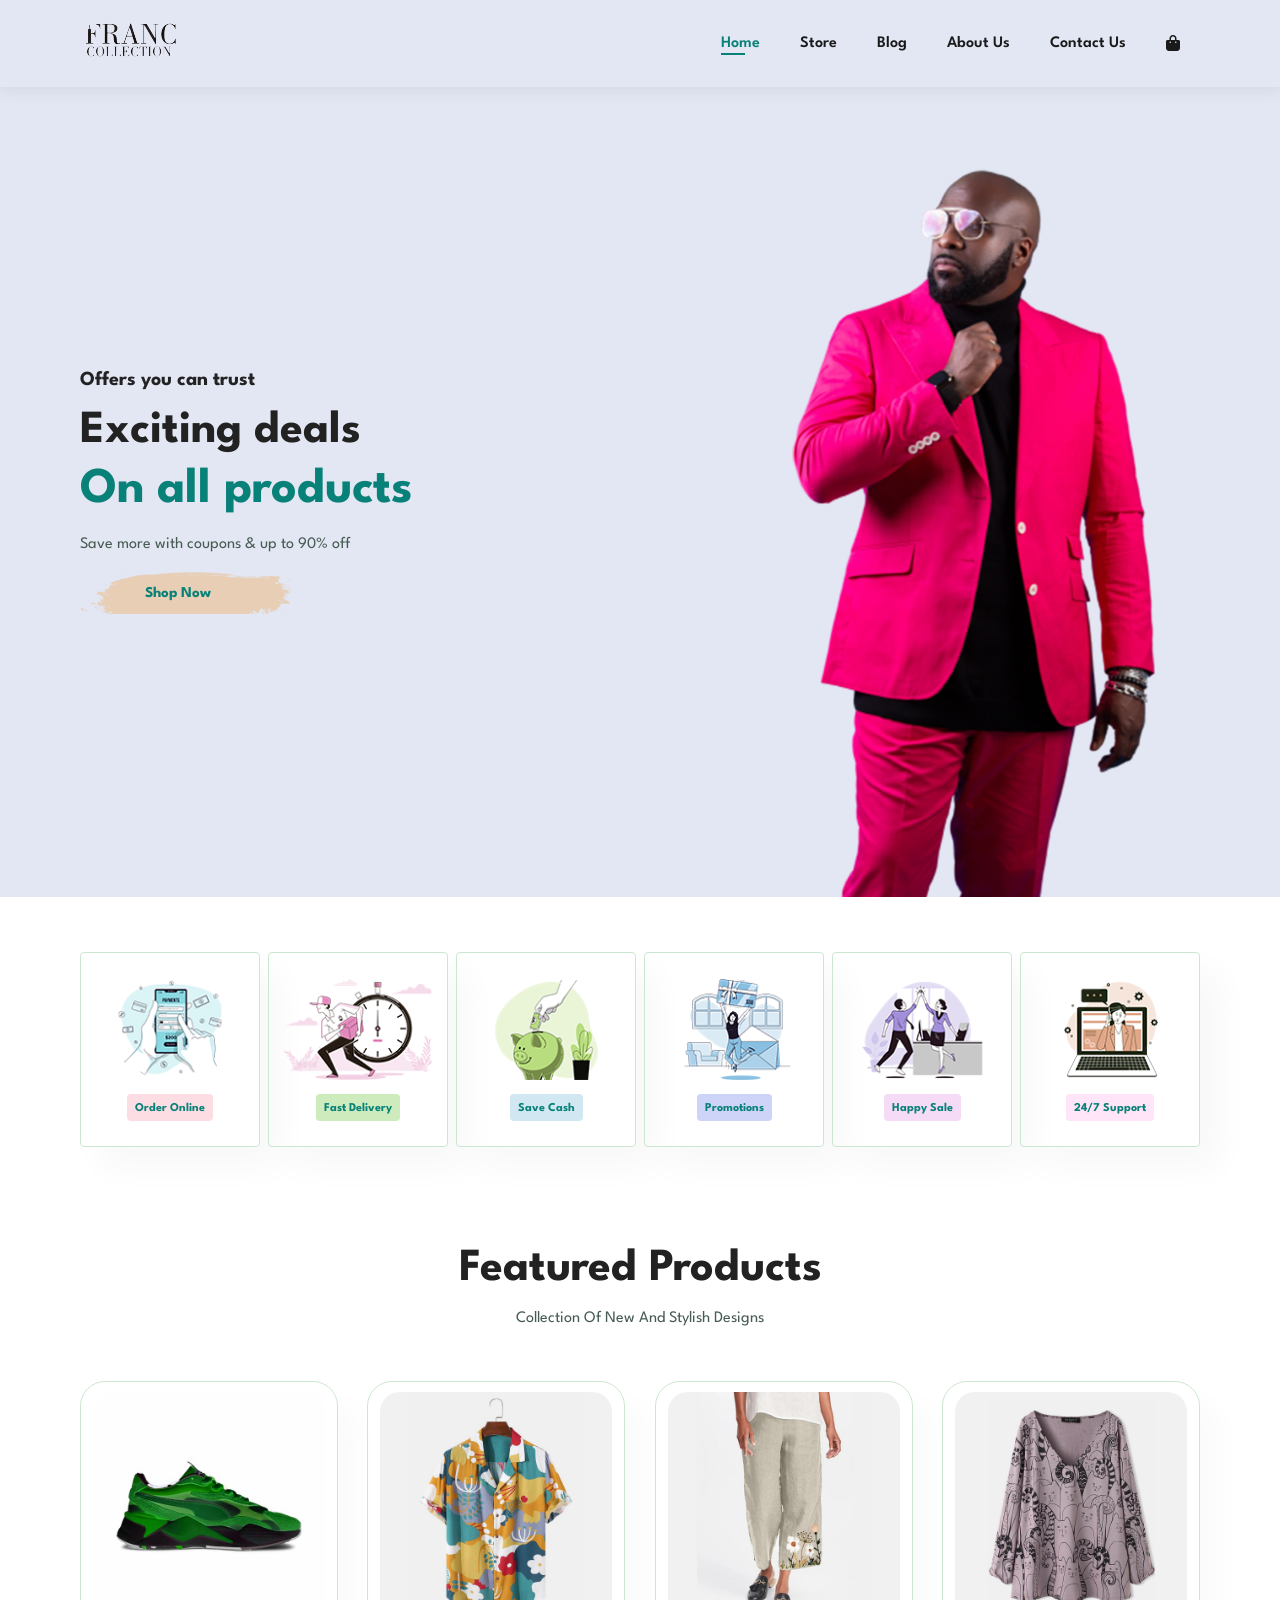
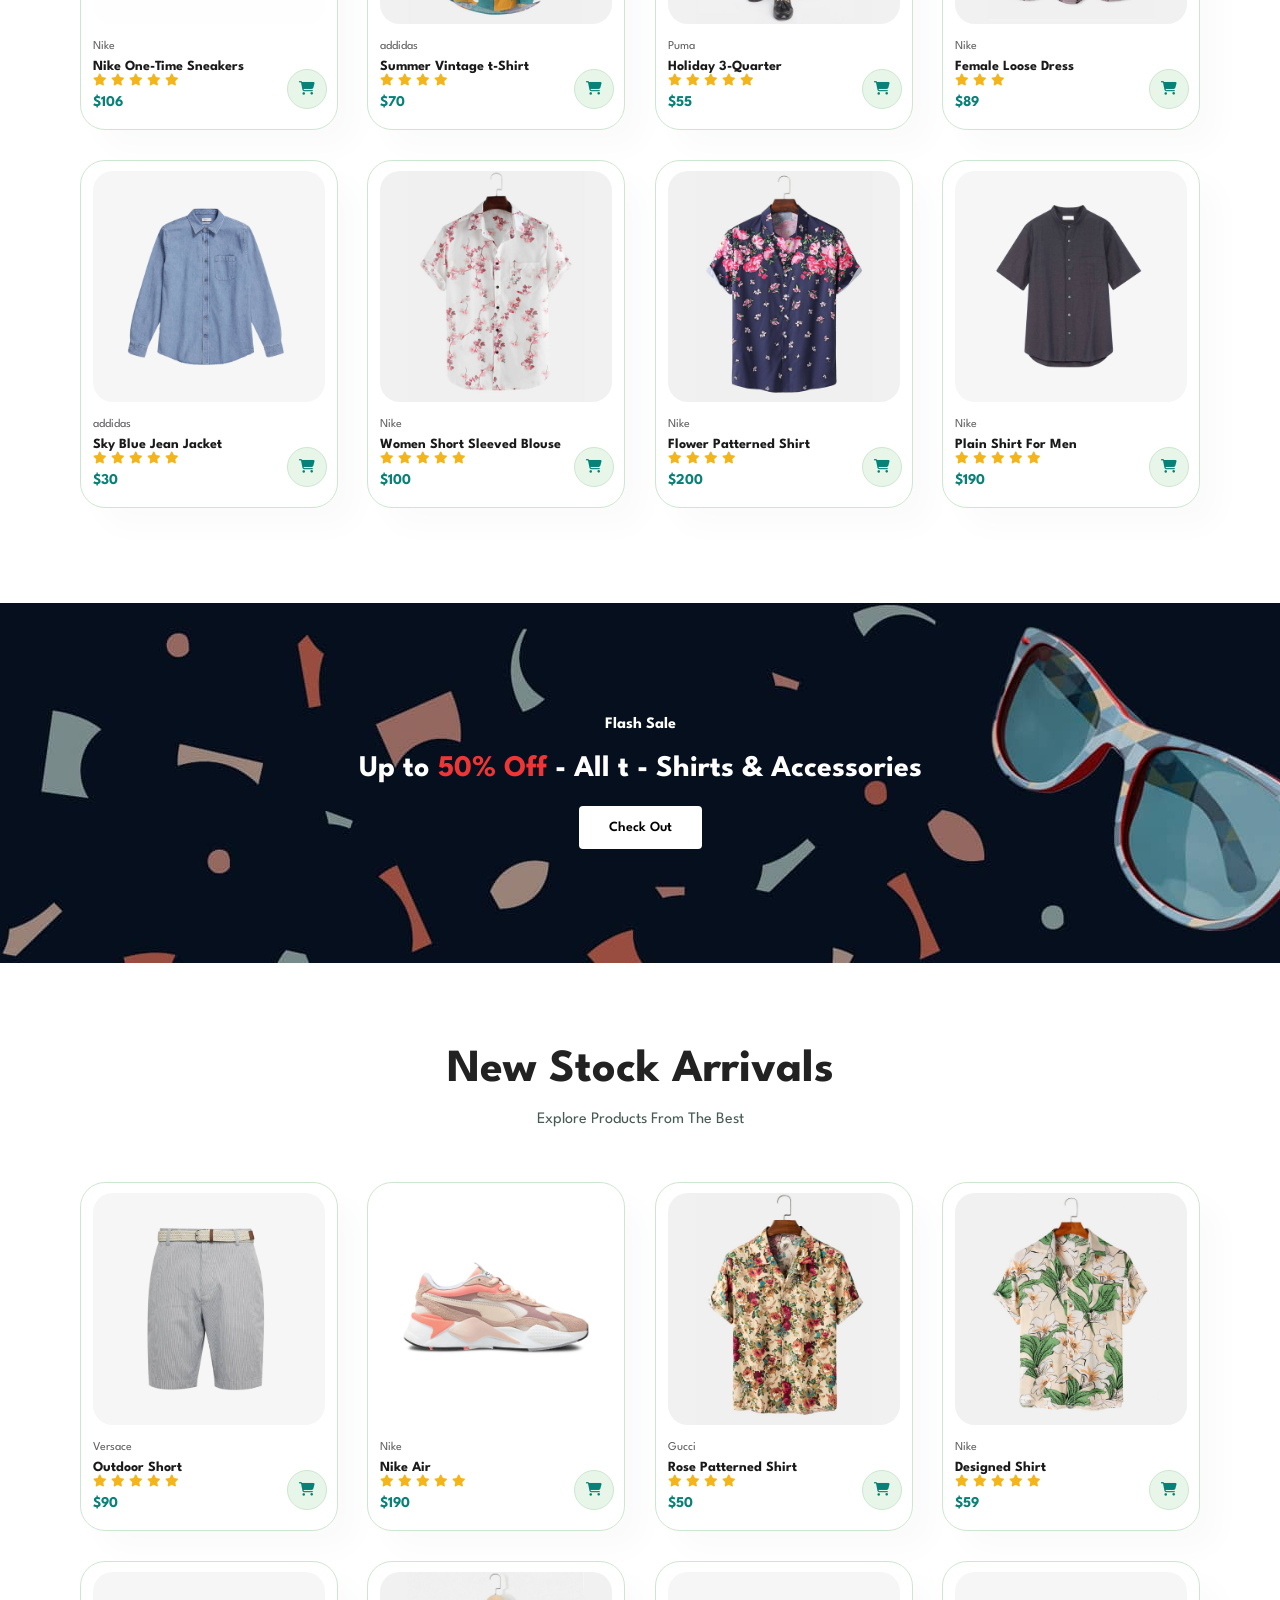
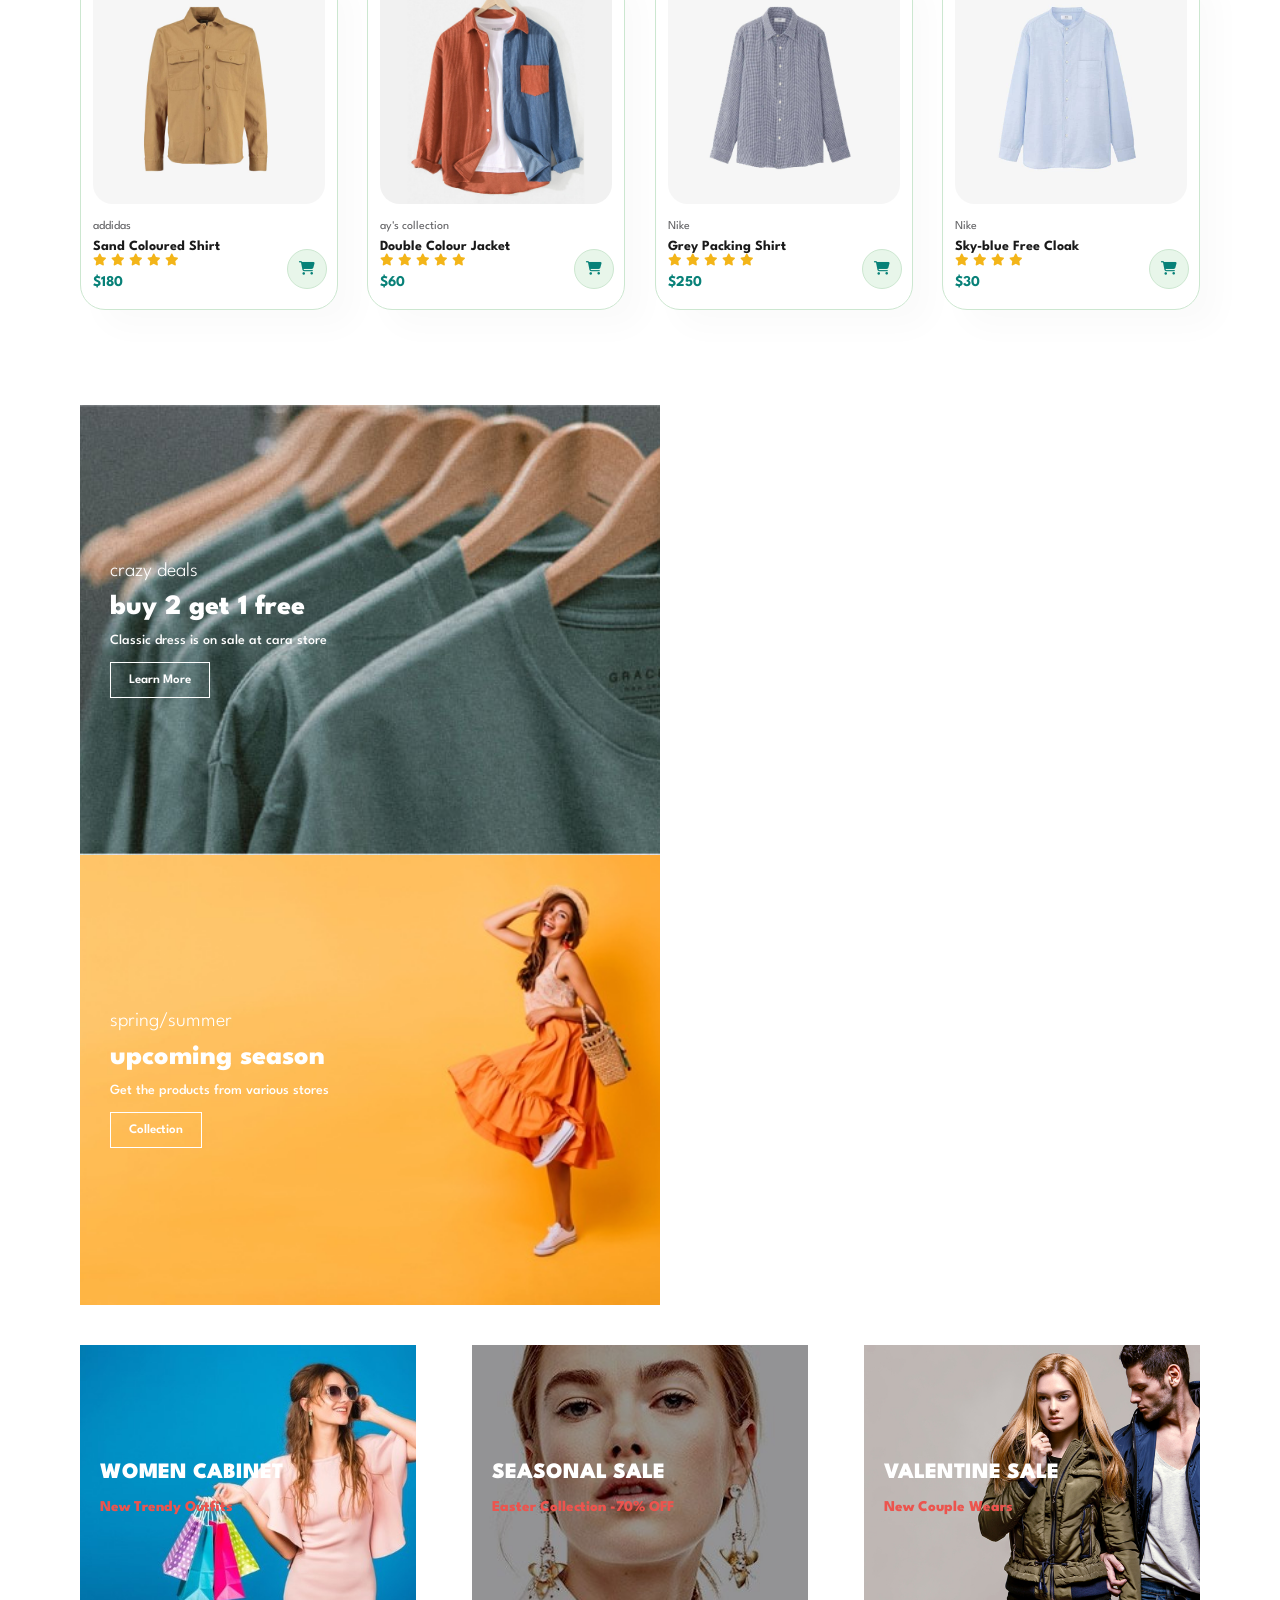
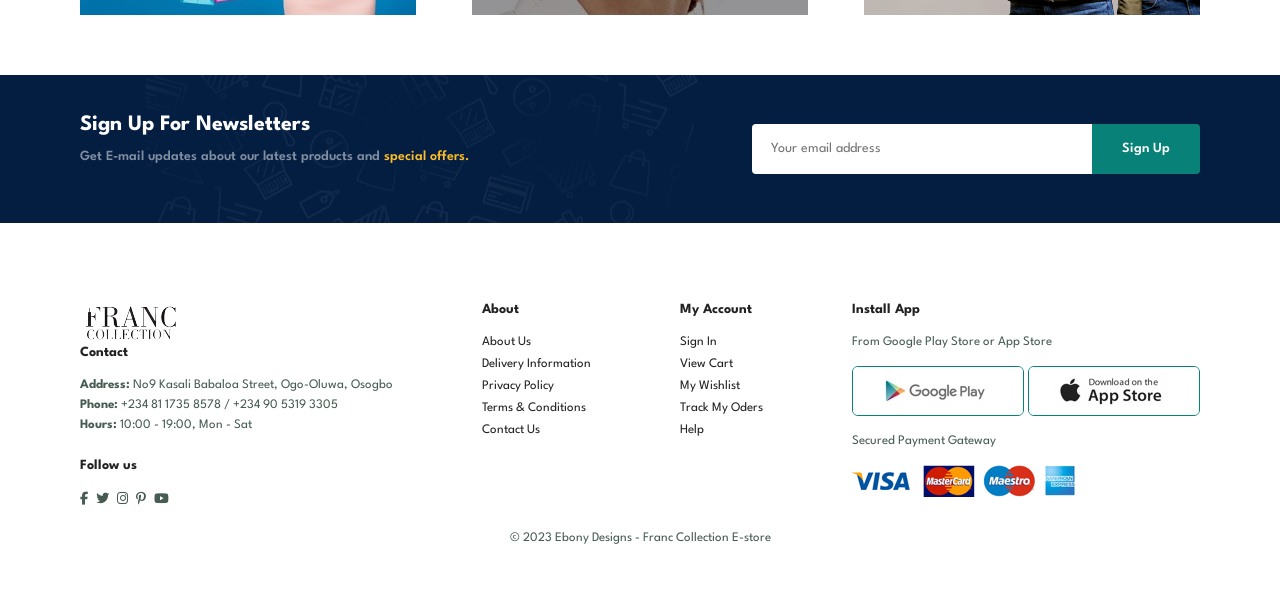
<file: index.html>
<!DOCTYPE html>
<html lang="en">
<head>
    <meta charset="UTF-8">
    <meta http-equiv="X-UA-Compatible" content="IE=edge">
    <meta name="viewport" content="width=device-width, initial-scale=1.0">
    <title>Franc Collection | Fashion & Lifestyle Store</title>
    <meta name="description" content="Shop trending sneakers, streetwear and accessories at Franc Collection. Exciting deals with up to 90% off.">
    <link rel="icon" type="image/png" href="img/franc.png">
    <link rel="stylesheet" href="https://cdnjs.cloudflare.com/ajax/libs/font-awesome/6.4.0/css/all.min.css" integrity="sha512-iecdLmaskl7CVkqkXNQ/ZH/XLlvWZOJyj7Yy7tcenmpD1ypASozpmT/E0iPtmFIB46ZmdtAc9eNBvH0H/ZpiBw==" crossorigin="anonymous" referrerpolicy="no-referrer">
    <link rel="stylesheet" href="style.css">
   
</head>
<body>

    <section id="header">
        <a href="index.html"><img src="img/franc.png" class="logos" alt="Franc Collection"></a>

        <div>
            <ul id="navbar">
                <li><a class="active" href="index.html">Home</a></li>
                <li><a href="store.html">Store</a></li>
                <li><a href="blog.html">Blog</a></li>
                <li><a href="about.html">About Us</a></li>
                <li><a href="contact.html">Contact Us</a></li>
                <li id="lg-bag"><a href="cart.html" aria-label="View cart"><i class="fa-solid fa-shopping-bag" aria-hidden="true"></i><span class="cart-count">0</span></a></li>
                <button type="button" id="close" class="icon-btn" aria-label="Close menu"><i class="fas fa-times" aria-hidden="true"></i></button>
            </ul>
        </div>
        <div id="mobile">
            <a href="cart.html" aria-label="View cart"><i class="fa-solid fa-shopping-bag" aria-hidden="true"></i><span class="cart-count">0</span></a>
            <button type="button" id="bar" class="icon-btn" aria-label="Open menu"><i class="fas fa-outdent" aria-hidden="true"></i></button>
        </div>
    </section>

    <section id="hero">
        <h4>Offers you can trust</h4>
        <h2>Exciting deals</h2>
        <h1>On all products</h1>
        <p>Save more with coupons & up to 90% off</p>
        <button type="button" data-nav="store.html">Shop Now</button>

    </section>

    <section id="feature" class="section-p1">
        <div class="fe-box">
            <img src="img/features/f1.png" alt="">
            <h6> Order Online</h6>
        </div>
        <div class="fe-box">
            <img src="img/features/f2.png" alt="">
            <h6>Fast Delivery</h6>
        </div>
        <div class="fe-box">
            <img src="img/features/f3.png" alt="">
            <h6>Save Cash</h6>
        </div>
        <div class="fe-box">
            <img src="img/features/f4.png" alt="">
            <h6>Promotions</h6>
        </div>
        <div class="fe-box">
            <img src="img/features/f5.png" alt="">
            <h6>Happy Sale</h6>
        </div>
        <div class="fe-box">
            <img src="img/features/f6.png" alt="">
            <h6>24/7 Support</h6>
        </div>
    </section>

    <section class="products section-p1">
        <h2>Featured Products</h2>
        <p>Collection Of New And Stylish Designs</p>
        <div class="pro-container">
            <div class="pro">
                <img src="img/products/s2.jpg" alt="">
                <div class="des">
                    <span>Nike</span>
                    <h5>Nike One-Time Sneakers</h5>
                    <div class="star">
                        <i class="fas fa-star"></i>
                        <i class="fas fa-star"></i>
                        <i class="fas fa-star"></i>
                        <i class="fas fa-star"></i>
                        <i class="fas fa-star"></i>
                    </div>
                    <h4>$106</h4>
                </div>
                <button type="button" class="cart" aria-label="Add to cart"><i class="fas fa-shopping-cart" aria-hidden="true"></i></button>
            </div>
            <div class="pro">
                <img src="img/products/f1.jpg" alt="">
                <div class="des">
                    <span>addidas</span>
                    <h5>Summer Vintage t-Shirt</h5>
                    <div class="star">
                        <i class="fas fa-star"></i>
                        <i class="fas fa-star"></i>
                        <i class="fas fa-star"></i>
                        <i class="fas fa-star"></i>
                      </div>
                    <h4>$70</h4>
                </div>
                <button type="button" class="cart" aria-label="Add to cart"><i class="fas fa-shopping-cart" aria-hidden="true"></i></button>
            </div>
            <div class="pro">
                <img src="img/products/f7.jpg" alt="">
                <div class="des">
                    <span>Puma</span>
                    <h5>Holiday 3-Quarter</h5>
                    <div class="star">
                        <i class="fas fa-star"></i>
                        <i class="fas fa-star"></i>
                        <i class="fas fa-star"></i>
                        <i class="fas fa-star"></i>
                        <i class="fas fa-star"></i>
                    </div>
                    <h4>$55</h4>
                </div>
                <button type="button" class="cart" aria-label="Add to cart"><i class="fas fa-shopping-cart" aria-hidden="true"></i></button>
            </div>
            <div class="pro">
                <img src="img/products/f8.jpg" alt="">
                <div class="des">
                    <span>Nike</span>
                    <h5>Female Loose Dress</h5>
                    <div class="star">
                        <i class="fas fa-star"></i>
                        <i class="fas fa-star"></i>
                        <i class="fas fa-star"></i>
                    </div>
                    <h4>$89</h4>
                </div>
                <button type="button" class="cart" aria-label="Add to cart"><i class="fas fa-shopping-cart" aria-hidden="true"></i></button>
            </div>
            <div class="pro">
                <img src="img/products/n5.jpg" alt="">
                <div class="des">
                    <span>addidas</span>
                    <h5>Sky Blue Jean Jacket</h5>
                    <div class="star">
                        <i class="fas fa-star"></i>
                        <i class="fas fa-star"></i>
                        <i class="fas fa-star"></i>
                        <i class="fas fa-star"></i>
                        <i class="fas fa-star"></i>
                    </div>
                    <h4>$30</h4>
                </div>
                <button type="button" class="cart" aria-label="Add to cart"><i class="fas fa-shopping-cart" aria-hidden="true"></i></button>
            </div>
            <div class="pro">
                <img src="img/products/f4.jpg" alt="">
                <div class="des">
                    <span>Nike</span>
                    <h5>Women Short Sleeved Blouse</h5>
                    <div class="star">
                        <i class="fas fa-star"></i>
                        <i class="fas fa-star"></i>
                        <i class="fas fa-star"></i>
                        <i class="fas fa-star"></i>
                        <i class="fas fa-star"></i>
                    </div>
                    <h4>$100</h4>
                </div>
                <button type="button" class="cart" aria-label="Add to cart"><i class="fas fa-shopping-cart" aria-hidden="true"></i></button>
            </div>
            <div class="pro">
                <img src="img/products/n7.jpg" alt="">
                <div class="des">
                    <span>Nike</span>
                    <h5>Flower Patterned Shirt</h5>
                    <div class="star">
                        <i class="fas fa-star"></i>
                        <i class="fas fa-star"></i>
                        <i class="fas fa-star"></i>
                        <i class="fas fa-star"></i>
                    </div>
                    <h4>$200</h4>
                </div>
                <button type="button" class="cart" aria-label="Add to cart"><i class="fas fa-shopping-cart" aria-hidden="true"></i></button>
            </div>
            <div class="pro">
                <img src="img/products/n8.jpg" alt="">
                <div class="des">
                    <span>Nike</span>
                    <h5>Plain Shirt For Men</h5>
                    <div class="star">
                        <i class="fas fa-star"></i>
                        <i class="fas fa-star"></i>
                        <i class="fas fa-star"></i>
                        <i class="fas fa-star"></i>
                        <i class="fas fa-star"></i>
                    </div>
                    <h4>$190</h4>
                </div>
                <button type="button" class="cart" aria-label="Add to cart"><i class="fas fa-shopping-cart" aria-hidden="true"></i></button>
            </div>
        </div>
    </section>

    <section id="banner" class="section-m1">

        <h4>Flash Sale</h4>
        <h2>Up to <span>50% Off</span> - All t - Shirts & Accessories</h2>
        <button type="button" class="normal" data-nav="store.html">Check Out</button>
    </section>
    
    <section class="products section-p1">
        <h2>New Stock Arrivals</h2>
        <p>Explore Products From The Best </p>
        <div class="pro-container">
            <div class="pro">
                <img src="img/products/b11.jpg" alt="">
                <div class="des">
                    <span>Versace</span>
                    <h5>Outdoor Short</h5>
                    <div class="star">
                        <i class="fas fa-star"></i>
                        <i class="fas fa-star"></i>
                        <i class="fas fa-star"></i>
                        <i class="fas fa-star"></i>
                        <i class="fas fa-star"></i>
                    </div>
                    <h4>$90</h4>
                </div>
                <button type="button" class="cart" aria-label="Add to cart"><i class="fas fa-shopping-cart" aria-hidden="true"></i></button>
            </div>
            <div class="pro">
                <img src="img/products/b1.jpg" alt="">
                <div class="des">
                    <span>Nike</span>
                    <h5>Nike Air</h5>
                    <div class="star">
                        <i class="fas fa-star"></i>
                        <i class="fas fa-star"></i>
                        <i class="fas fa-star"></i>
                        <i class="fas fa-star"></i>
                        <i class="fas fa-star"></i>
                    </div>
                    <h4>$190</h4>
                </div>
                <button type="button" class="cart" aria-label="Add to cart"><i class="fas fa-shopping-cart" aria-hidden="true"></i></button>
            </div>
            <div class="pro">
                <img src="img/products/b2.jpg" alt="">
                <div class="des">
                    <span>Gucci</span>
                    <h5>Rose Patterned Shirt</h5>
                    <div class="star">
                        <i class="fas fa-star"></i>
                        <i class="fas fa-star"></i>
                        <i class="fas fa-star"></i>
                        <i class="fas fa-star"></i>
                    </div>
                    <h4>$50</h4>
                </div>
                <button type="button" class="cart" aria-label="Add to cart"><i class="fas fa-shopping-cart" aria-hidden="true"></i></button>
            </div>
            <div class="pro">
                <img src="img/products/b3.jpg" alt="">
                <div class="des">
                    <span>Nike</span>
                    <h5>Designed Shirt</h5>
                    <div class="star">
                        <i class="fas fa-star"></i>
                        <i class="fas fa-star"></i>
                        <i class="fas fa-star"></i>
                        <i class="fas fa-star"></i>
                        <i class="fas fa-star"></i>
                    </div>
                    <h4>$59</h4>
                </div>
                <button type="button" class="cart" aria-label="Add to cart"><i class="fas fa-shopping-cart" aria-hidden="true"></i></button>
            </div>
            <div class="pro">
                <img src="img/products/b4.jpg" alt="">
                <div class="des">
                    <span>addidas</span>
                    <h5>Sand Coloured Shirt</h5>
                    <div class="star">
                        <i class="fas fa-star"></i>
                        <i class="fas fa-star"></i>
                        <i class="fas fa-star"></i>
                        <i class="fas fa-star"></i>
                        <i class="fas fa-star"></i>
                    </div>
                    <h4>$180</h4>
                </div>
                <button type="button" class="cart" aria-label="Add to cart"><i class="fas fa-shopping-cart" aria-hidden="true"></i></button>
            </div>
            <div class="pro">
                <img src="img/products/b5.jpg" alt="">
                <div class="des">
                    <span>ay's collection</span>
                    <h5>Double Colour Jacket</h5>
                    <div class="star">
                        <i class="fas fa-star"></i>
                        <i class="fas fa-star"></i>
                        <i class="fas fa-star"></i>
                        <i class="fas fa-star"></i>
                        <i class="fas fa-star"></i>
                    </div>
                    <h4>$60</h4>
                </div>
                <button type="button" class="cart" aria-label="Add to cart"><i class="fas fa-shopping-cart" aria-hidden="true"></i></button>
            </div>
            <div class="pro">
                <img src="img/products/b7.jpg" alt="">
                <div class="des">
                    <span>Nike</span>
                    <h5>Grey Packing Shirt</h5>
                    <div class="star">
                        <i class="fas fa-star"></i>
                        <i class="fas fa-star"></i>
                        <i class="fas fa-star"></i>
                        <i class="fas fa-star"></i>
                        <i class="fas fa-star"></i>
                    </div>
                    <h4>$250</h4>
                </div>
                <button type="button" class="cart" aria-label="Add to cart"><i class="fas fa-shopping-cart" aria-hidden="true"></i></button>
            </div>
            <div class="pro">
                <img src="img/products/b8.jpg" alt="">
                <div class="des">
                    <span>Nike</span>
                    <h5>Sky-blue Free Cloak</h5>
                    <div class="star">
                        <i class="fas fa-star"></i>
                        <i class="fas fa-star"></i>
                        <i class="fas fa-star"></i>
                        <i class="fas fa-star"></i>
                    </div>
                    <h4>$30</h4>
                </div>
                <button type="button" class="cart" aria-label="Add to cart"><i class="fas fa-shopping-cart" aria-hidden="true"></i></button>
            </div>
        </div>
    </section>

    <section id="sm-banner" class="section-p1">
        <div class="banner-box">
            <h4>crazy deals</h4>
            <h2>buy 2 get 1 free</h2>
            <span>Classic dress is on sale at cara store</span>
            <button type="button" class="white" data-nav="store.html">Learn More</button>
        </div>
         <div class="banner-box banner-box2">
            <h4>spring/summer</h4>
            <h2>upcoming season</h2>
            <span>Get the products from various stores </span>
            <button type="button" class="white" data-nav="store.html">Collection</button>
        </div>
    </section>

    <section id="banner-3">
        <div class="banner-box">
            <h2>WOMEN CABINET </h2>
            <h3>New Trendy Outfits</h3>
         </div>
         <div class="banner-box banner-box2">
            <h2>SEASONAL SALE</h2>
            <h3>Easter Collection -70% OFF</h3>
         </div>
         <div class="banner-box banner-box3">
            <h2>VALENTINE SALE</h2>
            <h3>New Couple Wears</h3>
         </div>
    </section>

    <section id="newsletter" class="section-p1 section-m1">
        <div class="newstext">
            <h4>Sign Up For Newsletters</h4>
            <p>Get E-mail updates about our latest products and <span>special offers.</span></p>
        </div>
        <form class="form" data-newsletter-form novalidate>
            <input type="email" placeholder="Your email address" aria-label="Email address" required>
            <button type="submit" class="normal">Sign Up</button>
        </form>
    </section>

    <footer class="section-p1">
        <div class="col">
            <img src="img/franc.png" alt="Franc Collection">
            <h4>Contact</h4>
            <p><strong>Address:</strong> No9 Kasali Babaloa Street, Ogo-Oluwa, Osogbo</p>
            <p><strong>Phone:</strong> +234 81 1735 8578 / +234 90 5319 3305</p>
            <p><strong>Hours:</strong> 10:00 - 19:00, Mon - Sat</p>
            <div class="follow">
                <h4>Follow us</h4>
                <div class="icon">
                    <a href="#" aria-label="Facebook"><i class="fab fa-facebook-f" aria-hidden="true"></i></a>
                    <a href="#" aria-label="Twitter"><i class="fab fa-twitter" aria-hidden="true"></i></a>
                    <a href="#" aria-label="Instagram"><i class="fab fa-instagram" aria-hidden="true"></i></a>
                    <a href="#" aria-label="Pinterest"><i class="fab fa-pinterest-p" aria-hidden="true"></i></a>
                    <a href="#" aria-label="YouTube"><i class="fab fa-youtube" aria-hidden="true"></i></a>
                </div>
            </div>
        </div>

        <div class="col">
            <h4>About</h4>
            <a href="about.html">About Us</a>
            <a href="#">Delivery Information</a>
            <a href="#">Privacy Policy</a>
            <a href="#">Terms & Conditions</a>
            <a href="contact.html">Contact Us</a>
        </div>

        <div class="col">
            <h4>My Account</h4>
            <a href="#">Sign In</a>
            <a href="cart.html">View Cart</a>
            <a href="#">My Wishlist</a>
            <a href="#">Track My Oders</a>
            <a href="#">Help</a>
        </div>

        <div class="col install">
            <h4>Install App</h4>
            <p>From Google Play Store or App Store</p>
            <div class="row">
                <img src="img/pay/play.jpg" alt="Get it on Google Play">
                <img src="img/pay/app.jpg" alt="Download on the App Store">
            </div>
            <p>Secured Payment Gateway</p> 
            <img class="logo" src="img/pay/pay.png" alt="Accepted payment methods">
        </div>
        
        <div class="copyright">
            <p>&copy; 2023 Ebony Designs - Franc Collection E-store</p>
        </div>
    </footer>
    

    <script src="script.js"></script>
</body>
</html>
</file>
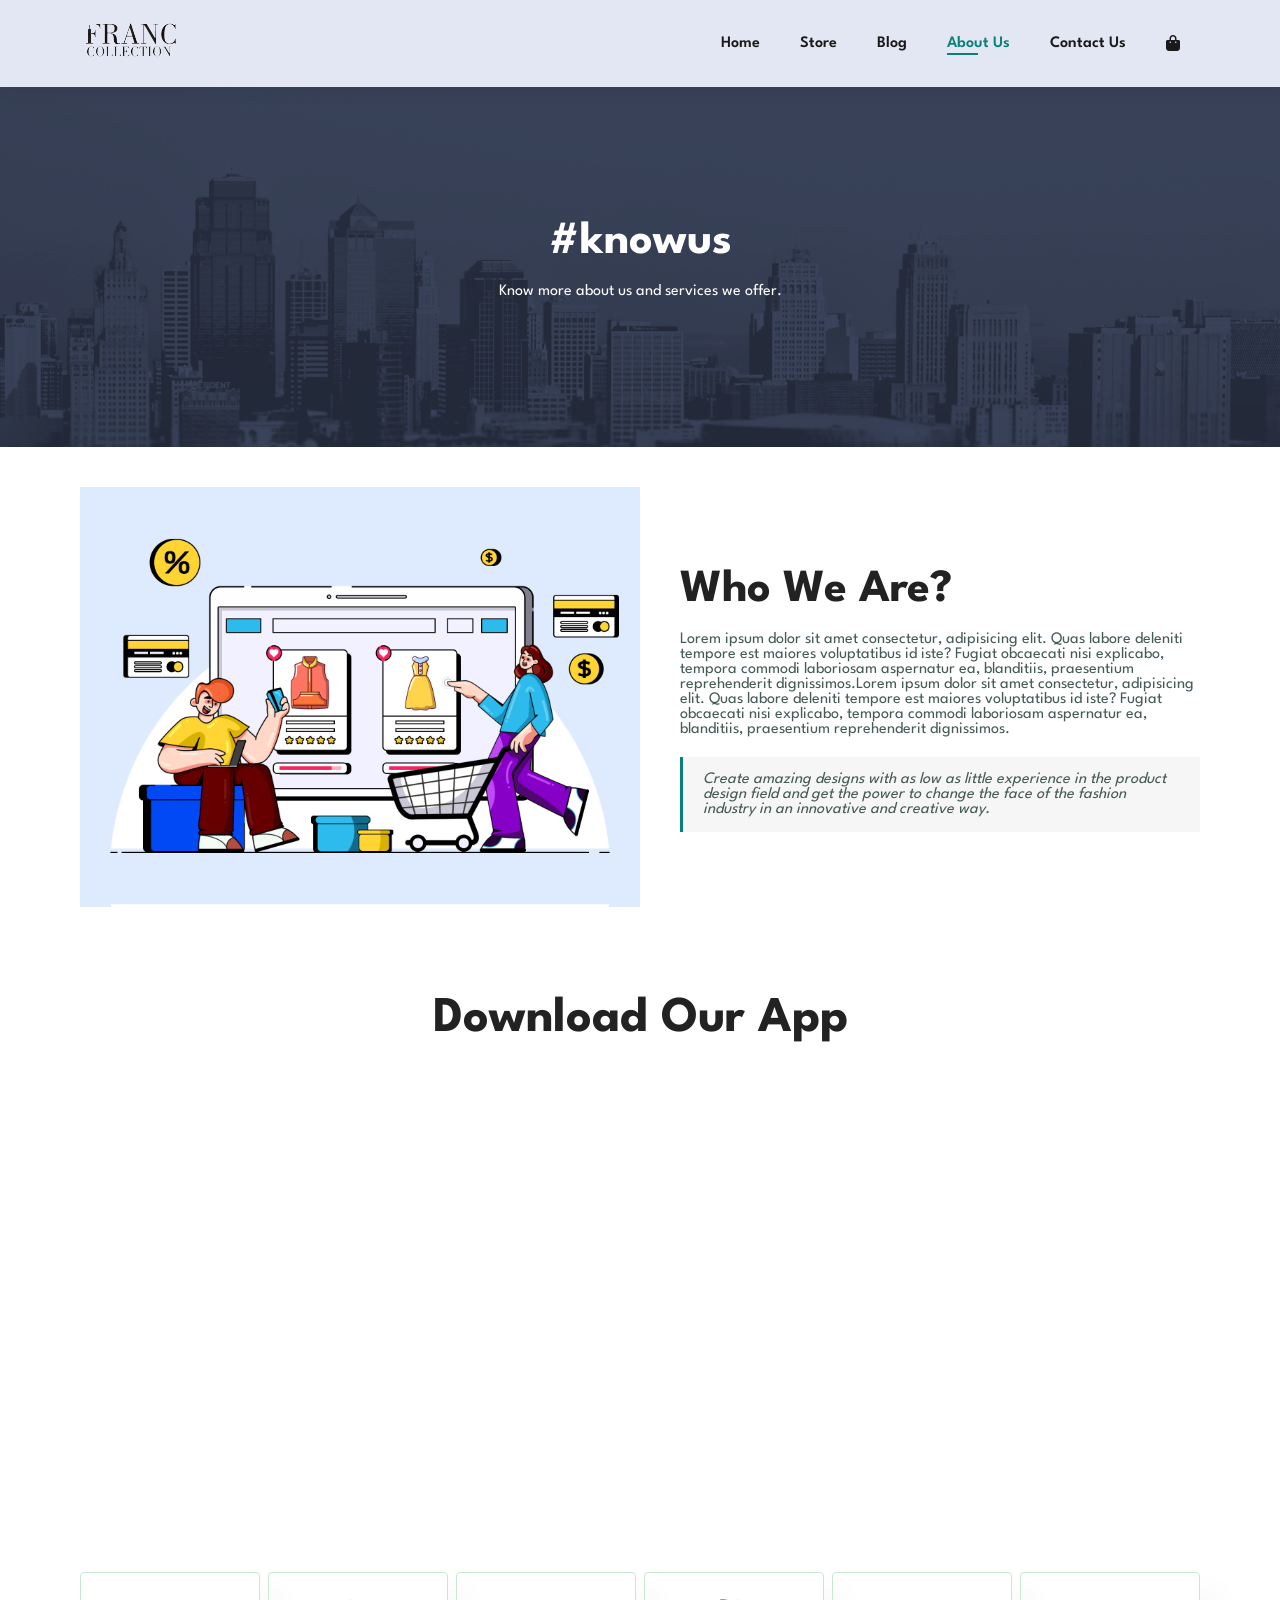
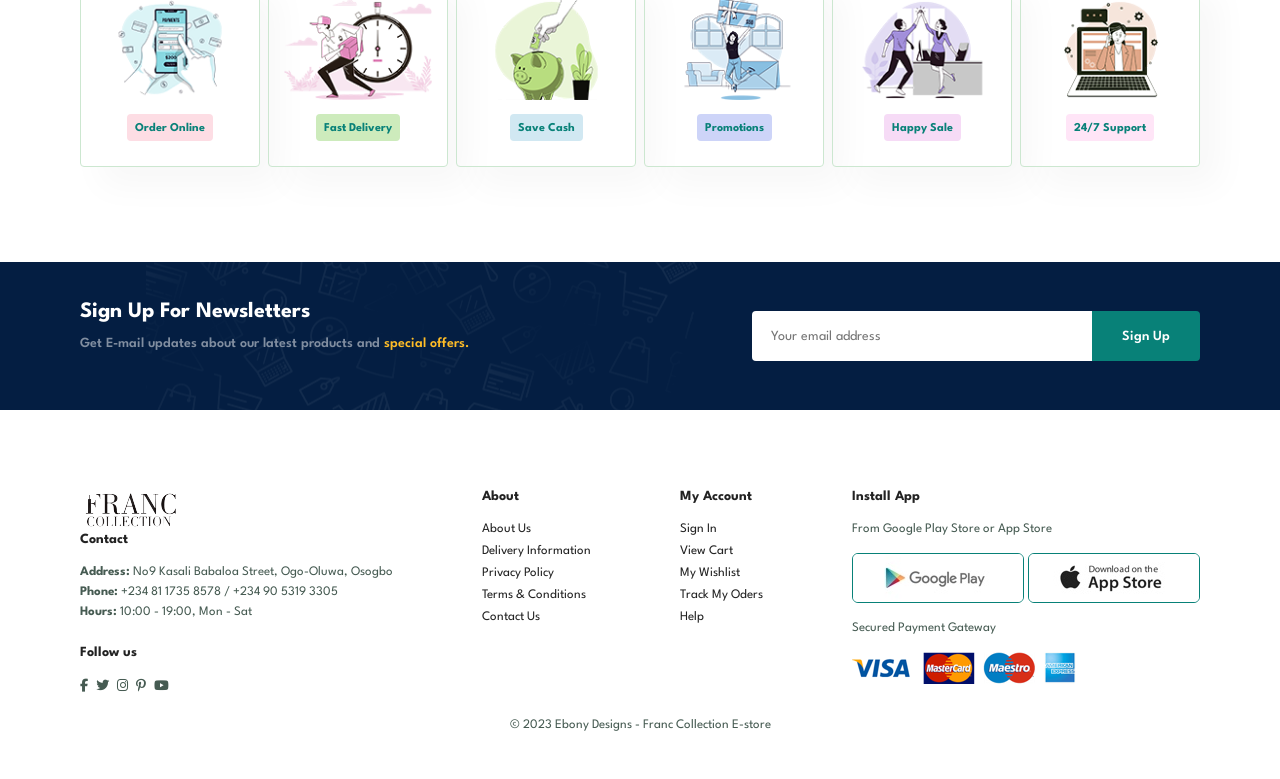
<file: about.html>
<!DOCTYPE html>
<html lang="en">
<head>
    <meta charset="UTF-8">
    <meta http-equiv="X-UA-Compatible" content="IE=edge">
    <meta name="viewport" content="width=device-width, initial-scale=1.0">
    <title>About Us | Franc Collection</title>
    <meta name="description" content="Learn about Franc Collection and the story behind our fashion brand.">
    <link rel="icon" type="image/png" href="img/franc.png">
    <link rel="stylesheet" href="https://cdnjs.cloudflare.com/ajax/libs/font-awesome/6.4.0/css/all.min.css" integrity="sha512-iecdLmaskl7CVkqkXNQ/ZH/XLlvWZOJyj7Yy7tcenmpD1ypASozpmT/E0iPtmFIB46ZmdtAc9eNBvH0H/ZpiBw==" crossorigin="anonymous" referrerpolicy="no-referrer">
    <link rel="stylesheet" href="style.css">
   
</head>
<body>

    <section id="header">
        <a href="index.html"><img src="img/franc.png" class="logos" alt="Franc Collection"></a>

        <div>
            <ul id="navbar">
                <li><a href="index.html">Home</a></li>
                <li><a href="store.html">Store</a></li>
                <li><a href="blog.html">Blog</a></li>
                <li><a class="active" href="about.html">About Us</a></li>
                <li><a href="contact.html">Contact Us</a></li>
                <li id="lg-bag"><a href="cart.html" aria-label="View cart"><i class="fa-solid fa-shopping-bag" aria-hidden="true"></i><span class="cart-count">0</span></a></li>
                <button type="button" id="close" class="icon-btn" aria-label="Close menu"><i class="fas fa-times" aria-hidden="true"></i></button>
            </ul>
        </div>
        <div id="mobile">
            <a href="cart.html" aria-label="View cart"><i class="fa-solid fa-shopping-bag" aria-hidden="true"></i><span class="cart-count">0</span></a>
            <button type="button" id="bar" class="icon-btn" aria-label="Open menu"><i class="fas fa-outdent" aria-hidden="true"></i></button>
        </div>
    </section>

    <section id="page-header" class="about-header">
        <h2>#knowus</h2>
        <p>Know more about us and services we offer.</p>
    </section>

    <section id="about-head" class="section-p1">
        <img src="img/about/a6.jpg" alt="Franc Collection design studio">
        <div>
            <h2>Who We Are?</h2>
            <p>Lorem ipsum dolor sit amet consectetur, adipisicing elit. Quas labore deleniti tempore est maiores voluptatibus
                id iste? Fugiat obcaecati nisi explicabo, tempora commodi laboriosam aspernatur ea, blanditiis, praesentium
                reprehenderit dignissimos.Lorem ipsum dolor sit amet consectetur, adipisicing elit. Quas labore deleniti tempore
                est maiores voluptatibus id iste? Fugiat obcaecati nisi explicabo, tempora commodi laboriosam aspernatur ea, blanditiis,
                praesentium reprehenderit dignissimos.</p>

            <blockquote>Create amazing designs with as low as little experience in the product design field and get the power to change
                the face of the fashion industry in an innovative and creative way.</blockquote>
        </div>
    </section>

    <section id="about-app" class="section-p1">
        <h1>Download Our App</h1>
        <div class="video">
            <video autoplay muted loop playsinline aria-hidden="true" src="img/about/1.mp4"></video>
        </div>
    </section>

    <section id="feature" class="section-p1">
        <div class="fe-box">
            <img src="img/features/f1.png" alt="">
            <h6> Order Online</h6>
        </div>
        <div class="fe-box">
            <img src="img/features/f2.png" alt="">
            <h6>Fast Delivery</h6>
        </div>
        <div class="fe-box">
            <img src="img/features/f3.png" alt="">
            <h6>Save Cash</h6>
        </div>
        <div class="fe-box">
            <img src="img/features/f4.png" alt="">
            <h6>Promotions</h6>
        </div>
        <div class="fe-box">
            <img src="img/features/f5.png" alt="">
            <h6>Happy Sale</h6>
        </div>
        <div class="fe-box">
            <img src="img/features/f6.png" alt="">
            <h6>24/7 Support</h6>
        </div>
    </section>

    <section id="newsletter" class="section-p1 section-m1">
        <div class="newstext">
            <h4>Sign Up For Newsletters</h4>
            <p>Get E-mail updates about our latest products and <span>special offers.</span></p>
        </div>
        <form class="form" data-newsletter-form novalidate>
            <input type="email" placeholder="Your email address" aria-label="Email address" required>
            <button type="submit" class="normal">Sign Up</button>
        </form>
    </section>

    <footer class="section-p1">
        <div class="col">
            <img src="img/franc.png" alt="Franc Collection">
            <h4>Contact</h4>
            <p><strong>Address:</strong> No9 Kasali Babaloa Street, Ogo-Oluwa, Osogbo</p>
            <p><strong>Phone:</strong> +234 81 1735 8578 / +234 90 5319 3305</p>
            <p><strong>Hours:</strong> 10:00 - 19:00, Mon - Sat</p>
            <div class="follow">
                <h4>Follow us</h4>
                <div class="icon">
                    <a href="#" aria-label="Facebook"><i class="fab fa-facebook-f" aria-hidden="true"></i></a>
                    <a href="#" aria-label="Twitter"><i class="fab fa-twitter" aria-hidden="true"></i></a>
                    <a href="#" aria-label="Instagram"><i class="fab fa-instagram" aria-hidden="true"></i></a>
                    <a href="#" aria-label="Pinterest"><i class="fab fa-pinterest-p" aria-hidden="true"></i></a>
                    <a href="#" aria-label="YouTube"><i class="fab fa-youtube" aria-hidden="true"></i></a>
                </div>
            </div>
        </div>

        <div class="col">
            <h4>About</h4>
            <a href="about.html">About Us</a>
            <a href="#">Delivery Information</a>
            <a href="#">Privacy Policy</a>
            <a href="#">Terms & Conditions</a>
            <a href="contact.html">Contact Us</a>
        </div>

        <div class="col">
            <h4>My Account</h4>
            <a href="#">Sign In</a>
            <a href="cart.html">View Cart</a>
            <a href="#">My Wishlist</a>
            <a href="#">Track My Oders</a>
            <a href="#">Help</a>
        </div>

        <div class="col install">
            <h4>Install App</h4>
            <p>From Google Play Store or App Store</p>
            <div class="row">
                <img src="img/pay/play.jpg" alt="Get it on Google Play">
                <img src="img/pay/app.jpg" alt="Download on the App Store">
            </div>
            <p>Secured Payment Gateway</p> 
            <img class="logo" src="img/pay/pay.png" alt="Accepted payment methods">
        </div>
        
        <div class="copyright">
            <p>&copy; 2023 Ebony Designs - Franc Collection E-store</p>
        </div>
    </footer>
    

    <script src="script.js"></script>
</body>
</html>
</file>
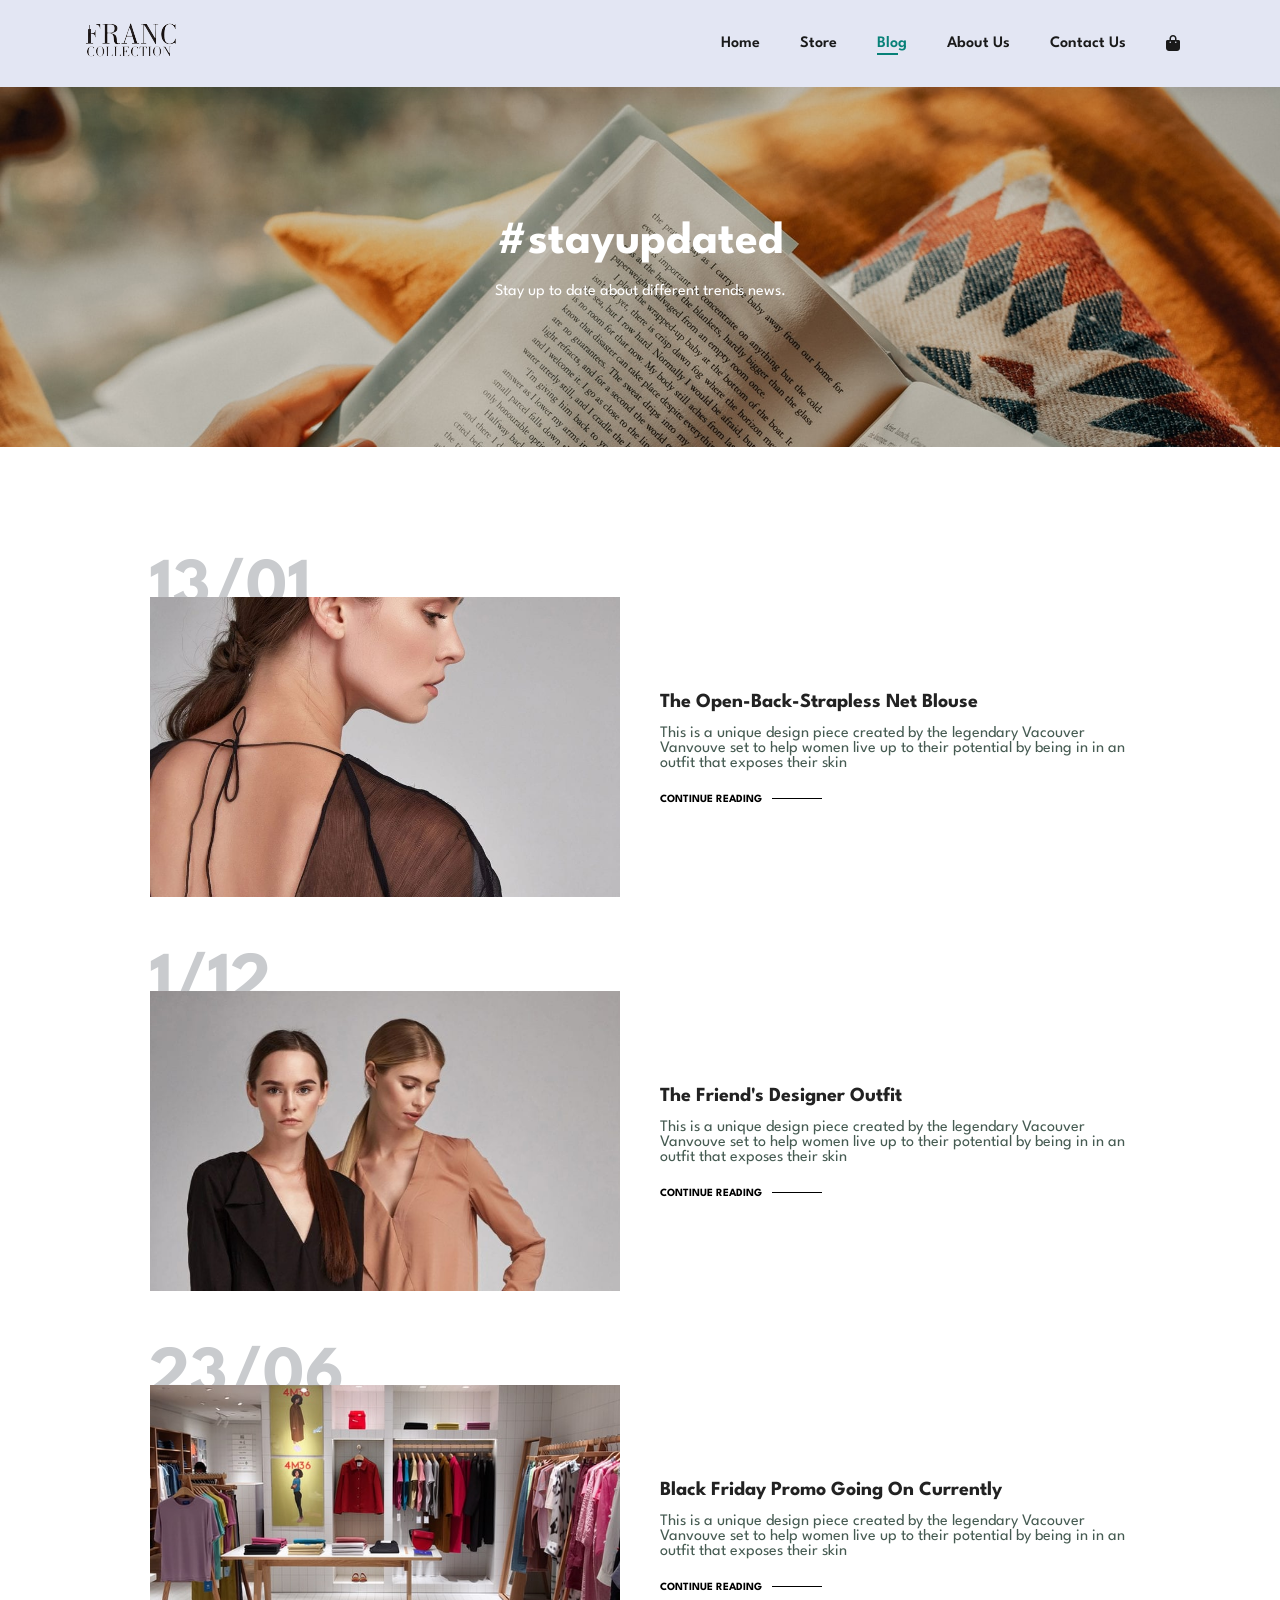
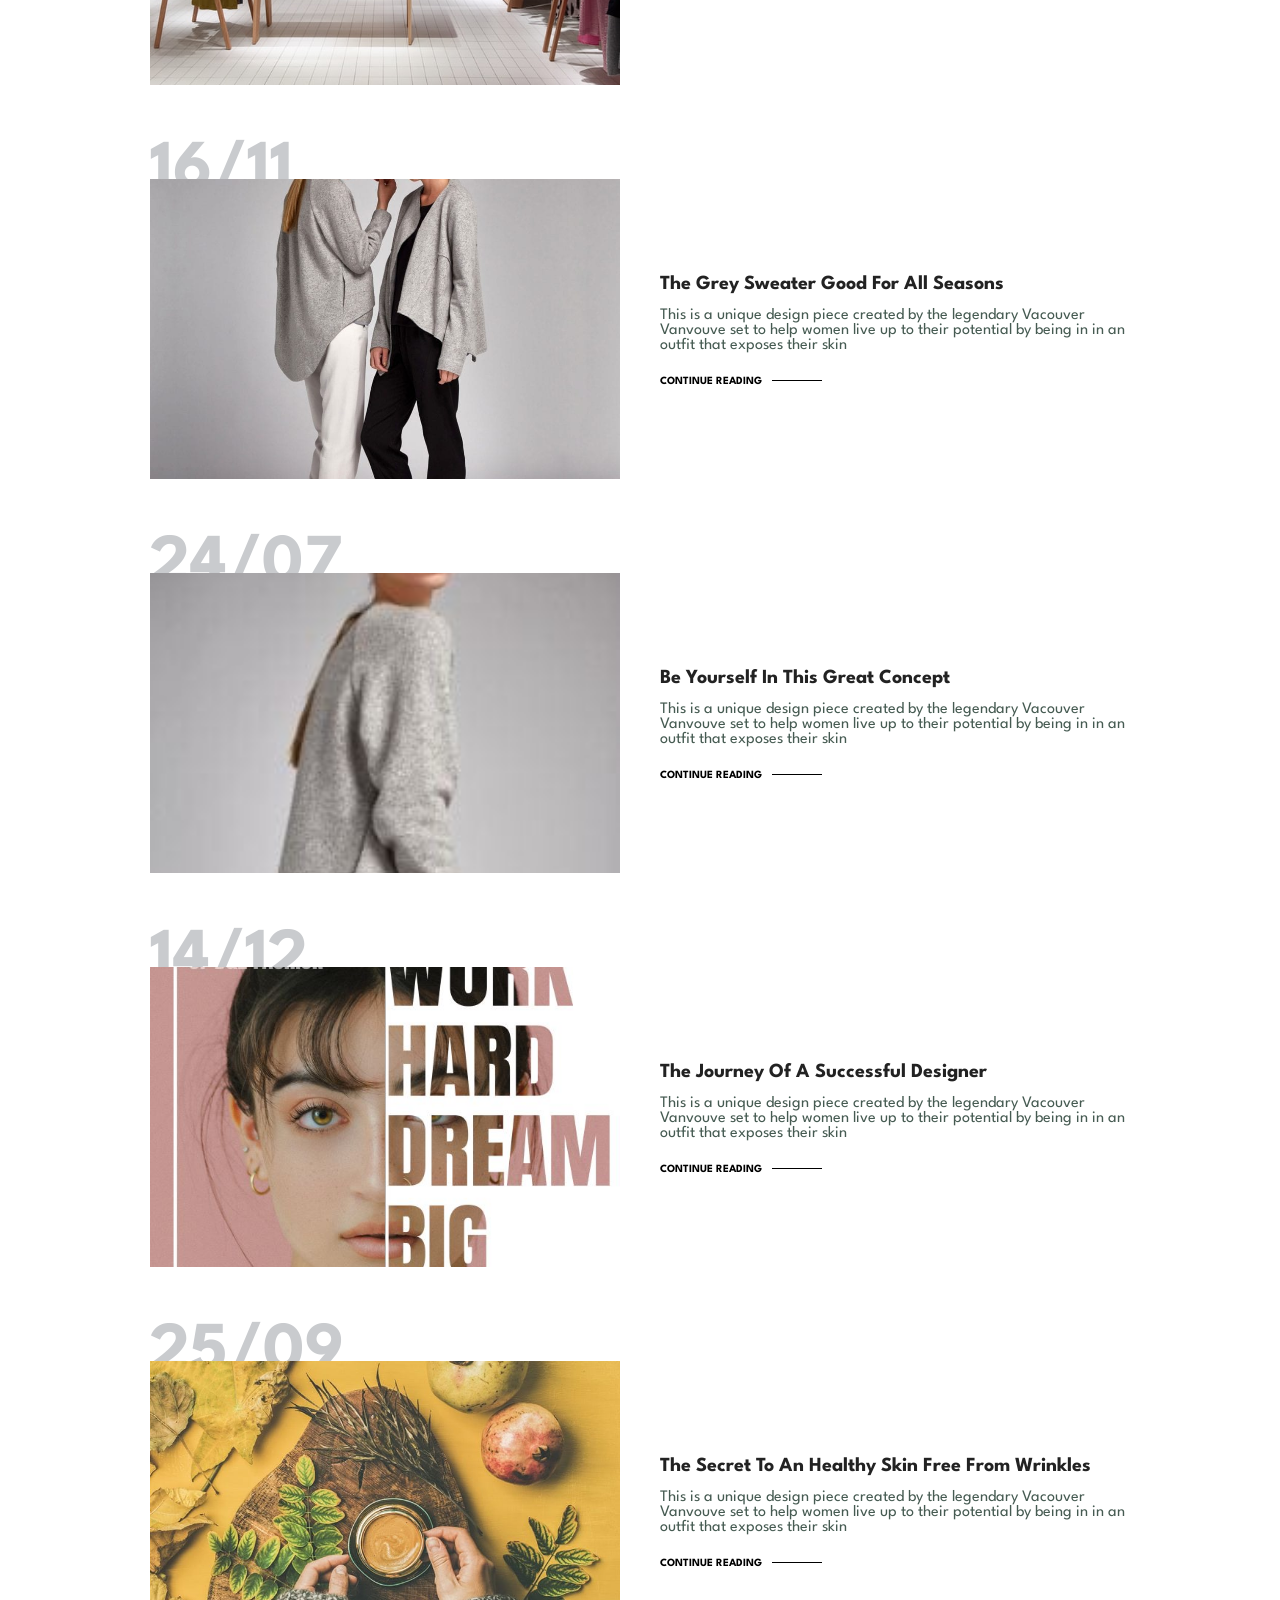
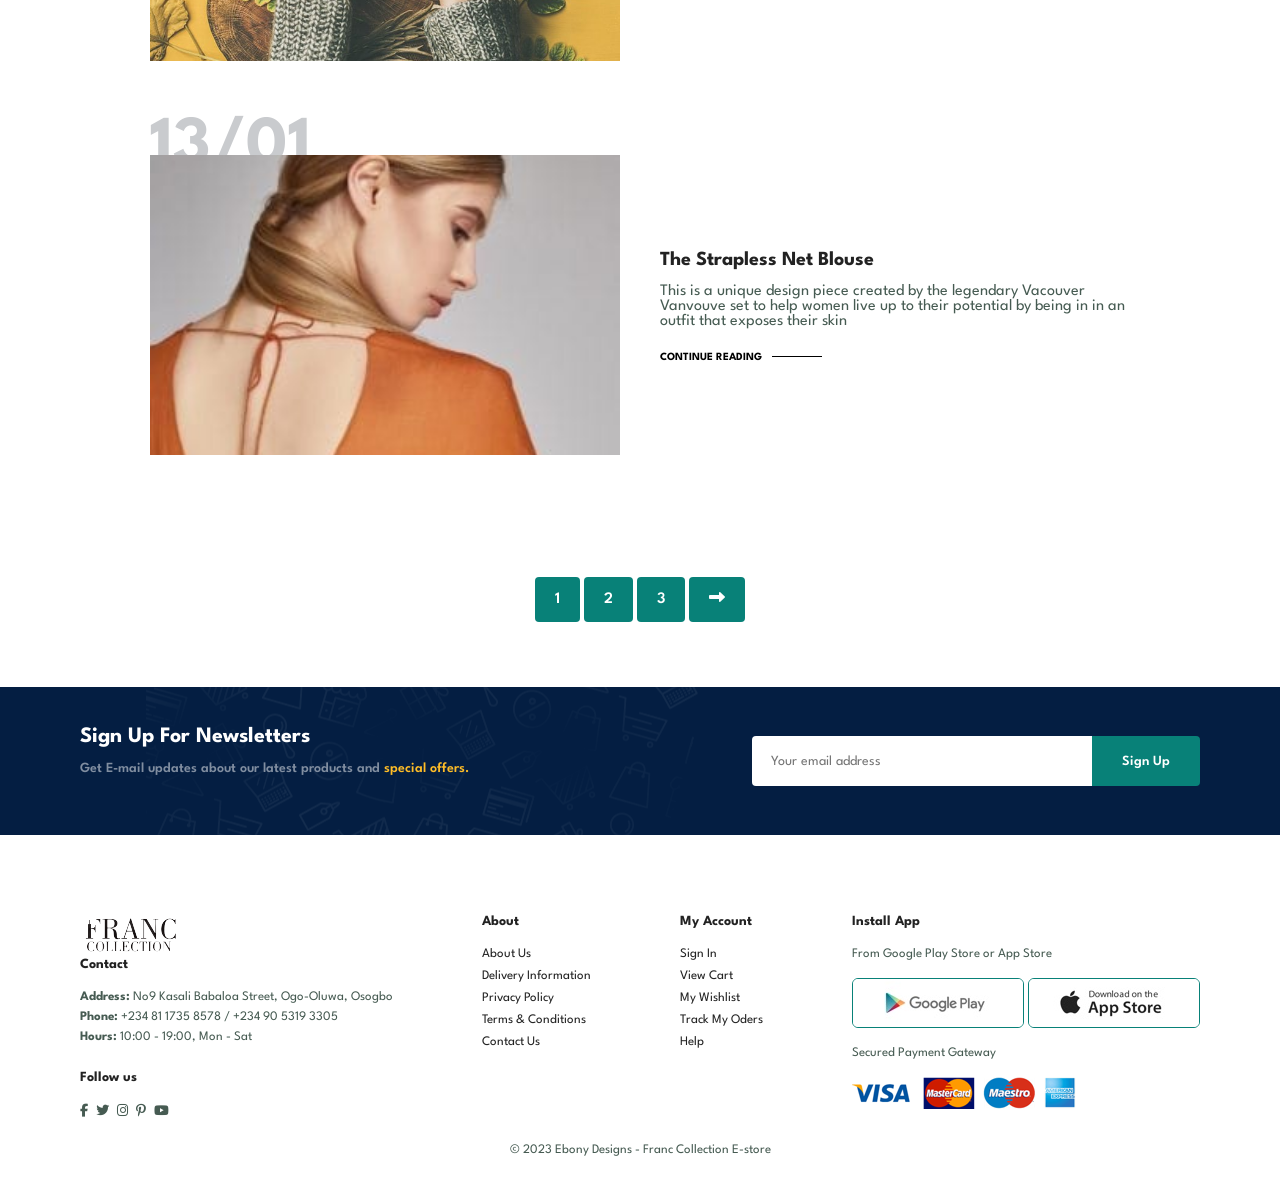
<file: blog.html>
<!DOCTYPE html>
<html lang="en">
<head>
    <meta charset="UTF-8">
    <meta http-equiv="X-UA-Compatible" content="IE=edge">
    <meta name="viewport" content="width=device-width, initial-scale=1.0">
    <title>Blog | Franc Collection</title>
    <meta name="description" content="Fashion news, style guides and the latest trends from Franc Collection.">
    <link rel="icon" type="image/png" href="img/franc.png">
    <link rel="stylesheet" href="https://cdnjs.cloudflare.com/ajax/libs/font-awesome/6.4.0/css/all.min.css" integrity="sha512-iecdLmaskl7CVkqkXNQ/ZH/XLlvWZOJyj7Yy7tcenmpD1ypASozpmT/E0iPtmFIB46ZmdtAc9eNBvH0H/ZpiBw==" crossorigin="anonymous" referrerpolicy="no-referrer">
    <link rel="stylesheet" href="style.css">
   
</head>
<body>

    <section id="header">
        <a href="index.html"><img src="img/franc.png" class="logos" alt="Franc Collection"></a>

        <div>
            <ul id="navbar">
                <li><a href="index.html">Home</a></li>
                <li><a href="store.html">Store</a></li>
                <li><a class="active" href="blog.html">Blog</a></li>
                <li><a href="about.html">About Us</a></li>
                <li><a href="contact.html">Contact Us</a></li>
                <li id="lg-bag"><a href="cart.html" aria-label="View cart"><i class="fa-solid fa-shopping-bag" aria-hidden="true"></i><span class="cart-count">0</span></a></li>
                <button type="button" id="close" class="icon-btn" aria-label="Close menu"><i class="fas fa-times" aria-hidden="true"></i></button>
            </ul>
        </div>
        <div id="mobile">
            <a href="cart.html" aria-label="View cart"><i class="fa-solid fa-shopping-bag" aria-hidden="true"></i><span class="cart-count">0</span></a>
            <button type="button" id="bar" class="icon-btn" aria-label="Open menu"><i class="fas fa-outdent" aria-hidden="true"></i></button>
        </div>
    </section>

    <section id="page-header" class="blog-header">
        <h2>#stayupdated</h2>
        <p>Stay up to date about different trends news.</p>
    </section>

    <section id="blog">
        <div class="blog-box">
            <div class="blog-img">
                <img src="img/blog/b1.jpg" alt="The Open-Back-Strapless Net Blouse">
            </div>
            <div class="blog-details">
                <h4>The Open-Back-Strapless Net Blouse</h4>
                <p>This is a unique design piece created by the legendary Vacouver Vanvouve set to help women live up to their 
                    potential by being in in an outfit that exposes their skin</p>
                    <a href="#">CONTINUE READING</a>
            </div>
            <h1>13/01</h1>
        </div>
        <div class="blog-box">
            <div class="blog-img">
                <img src="img/blog/b2.jpg" alt="The Friend's Designer Outfit">
            </div>
            <div class="blog-details">
                <h4>The Friend's Designer Outfit</h4>
                <p>This is a unique design piece created by the legendary Vacouver Vanvouve set to help women live up to their 
                    potential by being in in an outfit that exposes their skin</p>
                    <a href="#">CONTINUE READING</a>
            </div>
            <h1>1/12</h1>
        </div>
        <div class="blog-box">
            <div class="blog-img">
                <img src="img/blog/b3.jpg" alt="Black Friday Promo Going On Currently">
            </div>
            <div class="blog-details">
                <h4>Black Friday Promo Going On Currently</h4>
                <p>This is a unique design piece created by the legendary Vacouver Vanvouve set to help women live up to their 
                    potential by being in in an outfit that exposes their skin</p>
                    <a href="#">CONTINUE READING</a>
            </div>
            <h1>23/06</h1>
        </div>
        <div class="blog-box">
            <div class="blog-img">
                <img src="img/blog/b4.jpg" alt="The Grey Sweater Good For All Seasons">
            </div>
            <div class="blog-details">
                <h4>The Grey Sweater Good For All Seasons</h4>
                <p>This is a unique design piece created by the legendary Vacouver Vanvouve set to help women live up to their 
                    potential by being in in an outfit that exposes their skin</p>
                    <a href="#">CONTINUE READING</a>
            </div>
            <h1>16/11</h1>
        </div>
        <div class="blog-box">
            <div class="blog-img">
                <img src="img/blog/b5.jpg" alt="Be Yourself In This Great Concept">
            </div>
            <div class="blog-details">
                <h4>Be Yourself In This Great Concept</h4>
                <p>This is a unique design piece created by the legendary Vacouver Vanvouve set to help women live up to their 
                    potential by being in in an outfit that exposes their skin</p>
                    <a href="#">CONTINUE READING</a>
            </div>
            <h1>24/07</h1>
        </div>
        <div class="blog-box">
            <div class="blog-img">
                <img src="img/blog/pubcover1.jpg" alt="The Journey Of A Successful Designer">
            </div>
            <div class="blog-details">
                <h4>The Journey Of A Successful Designer</h4>
                <p>This is a unique design piece created by the legendary Vacouver Vanvouve set to help women live up to their 
                    potential by being in in an outfit that exposes their skin</p>
                    <a href="#">CONTINUE READING</a>
            </div>
            <h1>14/12</h1>
        </div>
        <div class="blog-box">
            <div class="blog-img">
                <img src="img/blog/b6.jpg" alt="The Secret To An Healthy Skin Free From Wrinkles">
            </div>
            <div class="blog-details">
                <h4>The Secret To An Healthy Skin Free From Wrinkles</h4>
                <p>This is a unique design piece created by the legendary Vacouver Vanvouve set to help women live up to their 
                    potential by being in in an outfit that exposes their skin</p>
                    <a href="#">CONTINUE READING</a>
            </div>
            <h1>25/09</h1>
        </div>
        <div class="blog-box">
            <div class="blog-img">
                <img src="img/blog/b7.jpg" alt="The Strapless Net Blouse">
            </div>
            <div class="blog-details">
                <h4>The Strapless Net Blouse</h4>
                <p>This is a unique design piece created by the legendary Vacouver Vanvouve set to help women live up to their 
                    potential by being in in an outfit that exposes their skin</p>
                    <a href="#">CONTINUE READING</a>
            </div>
            <h1>13/01</h1>
        </div>
    </section>

    <section id="pagination" class="section-p1" aria-label="Pagination">
        <a href="#" aria-current="page">1</a>
        <a href="#">2</a>
        <a href="#">3</a>
        <a href="#" aria-label="Next page"><i class="fas fa-long-arrow-alt-right" aria-hidden="true"></i></a>
    </section>

    <section id="newsletter" class="section-p1 section-m1">
        <div class="newstext">
            <h4>Sign Up For Newsletters</h4>
            <p>Get E-mail updates about our latest products and <span>special offers.</span></p>
        </div>
        <form class="form" data-newsletter-form novalidate>
            <input type="email" placeholder="Your email address" aria-label="Email address" required>
            <button type="submit" class="normal">Sign Up</button>
        </form>
    </section>

    <footer class="section-p1">
        <div class="col">
            <img src="img/franc.png" alt="Franc Collection">
            <h4>Contact</h4>
            <p><strong>Address:</strong> No9 Kasali Babaloa Street, Ogo-Oluwa, Osogbo</p>
            <p><strong>Phone:</strong> +234 81 1735 8578 / +234 90 5319 3305</p>
            <p><strong>Hours:</strong> 10:00 - 19:00, Mon - Sat</p>
            <div class="follow">
                <h4>Follow us</h4>
                <div class="icon">
                    <a href="#" aria-label="Facebook"><i class="fab fa-facebook-f" aria-hidden="true"></i></a>
                    <a href="#" aria-label="Twitter"><i class="fab fa-twitter" aria-hidden="true"></i></a>
                    <a href="#" aria-label="Instagram"><i class="fab fa-instagram" aria-hidden="true"></i></a>
                    <a href="#" aria-label="Pinterest"><i class="fab fa-pinterest-p" aria-hidden="true"></i></a>
                    <a href="#" aria-label="YouTube"><i class="fab fa-youtube" aria-hidden="true"></i></a>
                </div>
            </div>
        </div>

        <div class="col">
            <h4>About</h4>
            <a href="about.html">About Us</a>
            <a href="#">Delivery Information</a>
            <a href="#">Privacy Policy</a>
            <a href="#">Terms & Conditions</a>
            <a href="contact.html">Contact Us</a>
        </div>

        <div class="col">
            <h4>My Account</h4>
            <a href="#">Sign In</a>
            <a href="cart.html">View Cart</a>
            <a href="#">My Wishlist</a>
            <a href="#">Track My Oders</a>
            <a href="#">Help</a>
        </div>

        <div class="col install">
            <h4>Install App</h4>
            <p>From Google Play Store or App Store</p>
            <div class="row">
                <img src="img/pay/play.jpg" alt="Get it on Google Play">
                <img src="img/pay/app.jpg" alt="Download on the App Store">
            </div>
            <p>Secured Payment Gateway</p> 
            <img class="logo" src="img/pay/pay.png" alt="Accepted payment methods">
        </div>
        
        <div class="copyright">
            <p>&copy; 2023 Ebony Designs - Franc Collection E-store</p>
        </div>
    </footer>
    

    <script src="script.js"></script>
</body>
</html>
</file>
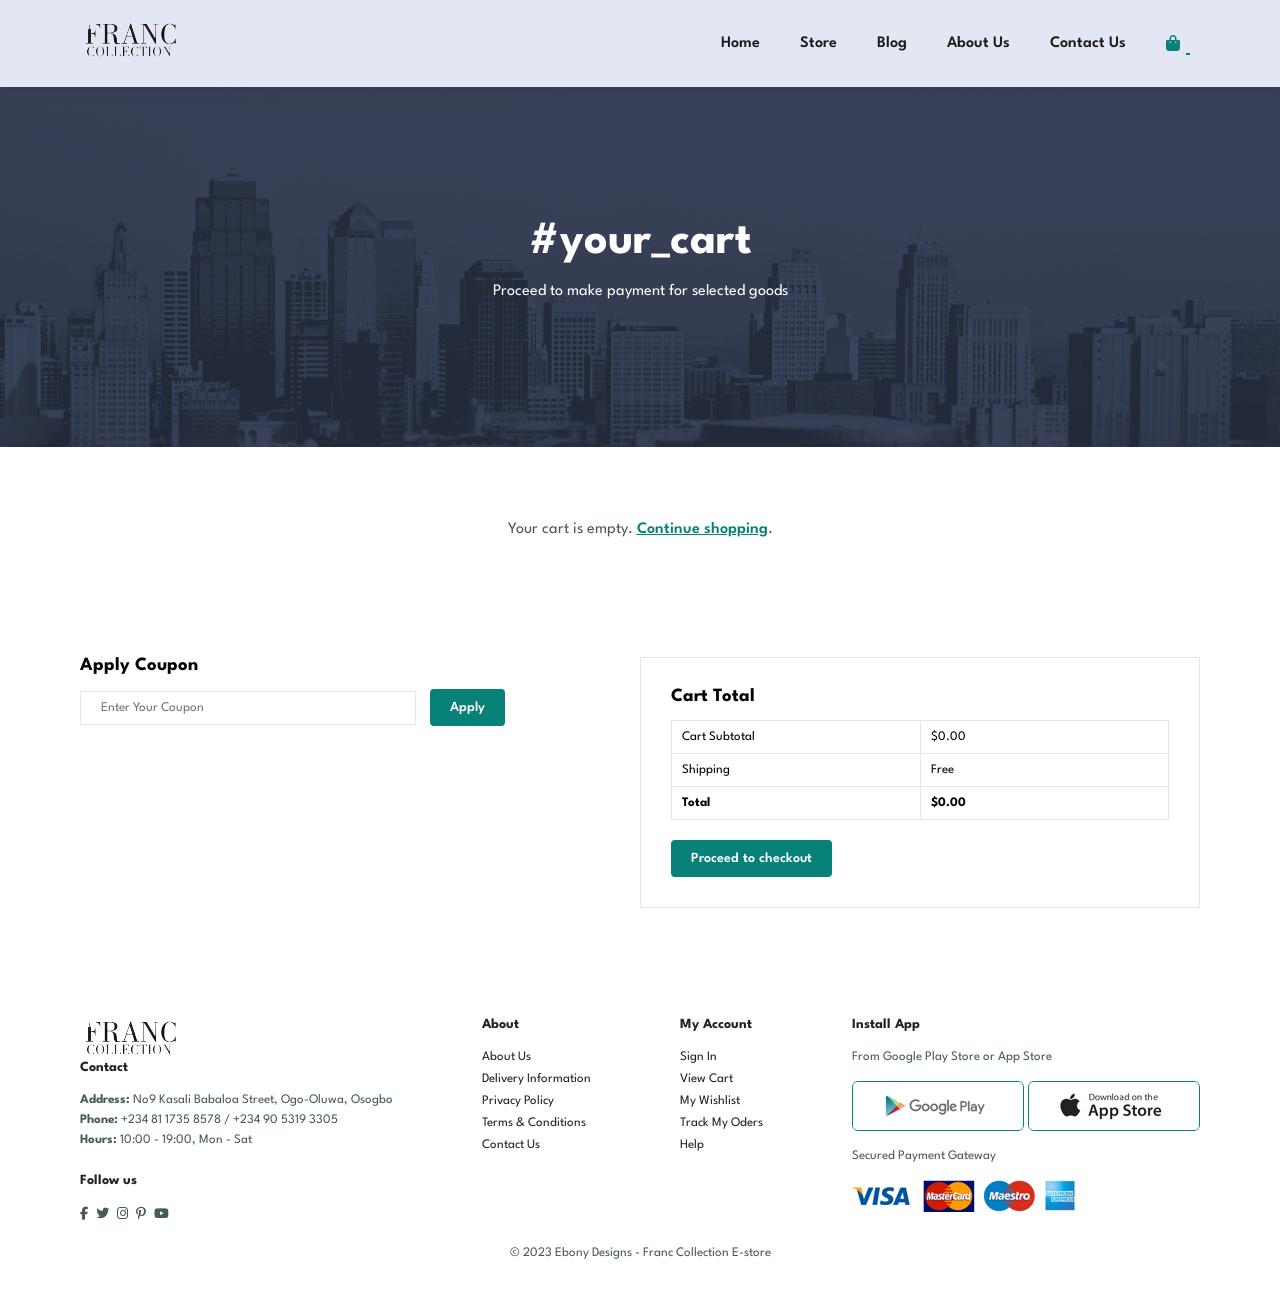
<file: cart.html>
<!DOCTYPE html>
<html lang="en">
<head>
    <meta charset="UTF-8">
    <meta http-equiv="X-UA-Compatible" content="IE=edge">
    <meta name="viewport" content="width=device-width, initial-scale=1.0">
    <title>Your Cart | Franc Collection</title>
    <meta name="description" content="Review your Franc Collection shopping cart and proceed to checkout.">
    <link rel="icon" type="image/png" href="img/franc.png">
    <link rel="stylesheet" href="https://cdnjs.cloudflare.com/ajax/libs/font-awesome/6.4.0/css/all.min.css" integrity="sha512-iecdLmaskl7CVkqkXNQ/ZH/XLlvWZOJyj7Yy7tcenmpD1ypASozpmT/E0iPtmFIB46ZmdtAc9eNBvH0H/ZpiBw==" crossorigin="anonymous" referrerpolicy="no-referrer">
    <link rel="stylesheet" href="style.css">
   
</head>
<body>

    <section id="header">
        <a href="index.html"><img src="img/franc.png" class="logos" alt="Franc Collection"></a>

        <div>
            <ul id="navbar">
                <li><a href="index.html">Home</a></li>
                <li><a href="store.html">Store</a></li>
                <li><a href="blog.html">Blog</a></li>
                <li><a href="about.html">About Us</a></li>
                <li><a href="contact.html">Contact Us</a></li>
                <li id="lg-bag"><a class="active" href="cart.html" aria-label="View cart"><i class="fa-solid fa-shopping-bag" aria-hidden="true"></i><span class="cart-count">0</span></a></li>
                <button type="button" id="close" class="icon-btn" aria-label="Close menu"><i class="fas fa-times" aria-hidden="true"></i></button>
            </ul>
        </div>
        <div id="mobile">
            <a href="cart.html" aria-label="View cart"><i class="fa-solid fa-shopping-bag" aria-hidden="true"></i><span class="cart-count">0</span></a>
            <button type="button" id="bar" class="icon-btn" aria-label="Open menu"><i class="fas fa-outdent" aria-hidden="true"></i></button>
        </div>
    </section>

    <section id="page-header" class="about-header">
        <h2>#your_cart</h2>
        <p>Proceed to make payment for selected goods</p>
    </section>

   <section id="cart" class="section-p1">
    <table width="100%">
        <thead>
            <tr>
                <td>REMOVE</td>
                <td>IMAGE</td>
                <td>PRODUCT</td>
                <td>PRICE</td>
                <td>QUANTITY</td>
                <td>SUBTOTAL</td>
            </tr>
        </thead>
        <tbody id="cartBody">
        </tbody>
    </table>
    <p id="cart-empty" hidden>Your cart is empty. <a href="store.html">Continue shopping</a>.</p>
   </section>

   <section id="cart-add" class="section-p1">
    <div id="coupon">
        <h3>Apply Coupon</h3>
        <div>
            <input type="text" id="couponInput" placeholder="Enter Your Coupon" aria-label="Coupon code">
            <button type="button" class="normal" id="applyCouponBtn">Apply</button>
        </div>
        <p class="form-msg" id="couponMsg" aria-live="polite"></p>
    </div>

    <div id="subtotal">
        <h3>Cart Total</h3>
        <table>
            <tr>
                <td>Cart Subtotal</td>
                <td id="cartSubtotal">$0.00</td>
            </tr>
            <tr id="discountRow" hidden>
                <td>Discount</td>
                <td id="cartDiscount">-$0.00</td>
            </tr>
            <tr>
                <td>Shipping</td>
                <td>Free</td>
            </tr>
            <tr>
                <td><strong>Total</strong></td>
                <td><strong id="cartTotal">$0.00</strong></td>
            </tr>
        </table>
        <button type="button" class="normal" id="checkoutBtn">Proceed to checkout</button>
    </div>
   </section>

    <footer class="section-p1">
        <div class="col">
            <img src="img/franc.png" alt="Franc Collection">
            <h4>Contact</h4>
            <p><strong>Address:</strong> No9 Kasali Babaloa Street, Ogo-Oluwa, Osogbo</p>
            <p><strong>Phone:</strong> +234 81 1735 8578 / +234 90 5319 3305</p>
            <p><strong>Hours:</strong> 10:00 - 19:00, Mon - Sat</p>
            <div class="follow">
                <h4>Follow us</h4>
                <div class="icon">
                    <a href="#" aria-label="Facebook"><i class="fab fa-facebook-f" aria-hidden="true"></i></a>
                    <a href="#" aria-label="Twitter"><i class="fab fa-twitter" aria-hidden="true"></i></a>
                    <a href="#" aria-label="Instagram"><i class="fab fa-instagram" aria-hidden="true"></i></a>
                    <a href="#" aria-label="Pinterest"><i class="fab fa-pinterest-p" aria-hidden="true"></i></a>
                    <a href="#" aria-label="YouTube"><i class="fab fa-youtube" aria-hidden="true"></i></a>
                </div>
            </div>
        </div>

        <div class="col">
            <h4>About</h4>
            <a href="about.html">About Us</a>
            <a href="#">Delivery Information</a>
            <a href="#">Privacy Policy</a>
            <a href="#">Terms & Conditions</a>
            <a href="contact.html">Contact Us</a>
        </div>

        <div class="col">
            <h4>My Account</h4>
            <a href="#">Sign In</a>
            <a href="cart.html">View Cart</a>
            <a href="#">My Wishlist</a>
            <a href="#">Track My Oders</a>
            <a href="#">Help</a>
        </div>

        <div class="col install">
            <h4>Install App</h4>
            <p>From Google Play Store or App Store</p>
            <div class="row">
                <img src="img/pay/play.jpg" alt="Get it on Google Play">
                <img src="img/pay/app.jpg" alt="Download on the App Store">
            </div>
            <p>Secured Payment Gateway</p> 
            <img class="logo" src="img/pay/pay.png" alt="Accepted payment methods">
        </div>
        
        <div class="copyright">
            <p>&copy; 2023 Ebony Designs - Franc Collection E-store</p>
        </div>
    </footer>
    

    <script src="script.js"></script>
</body>
</html>
</file>
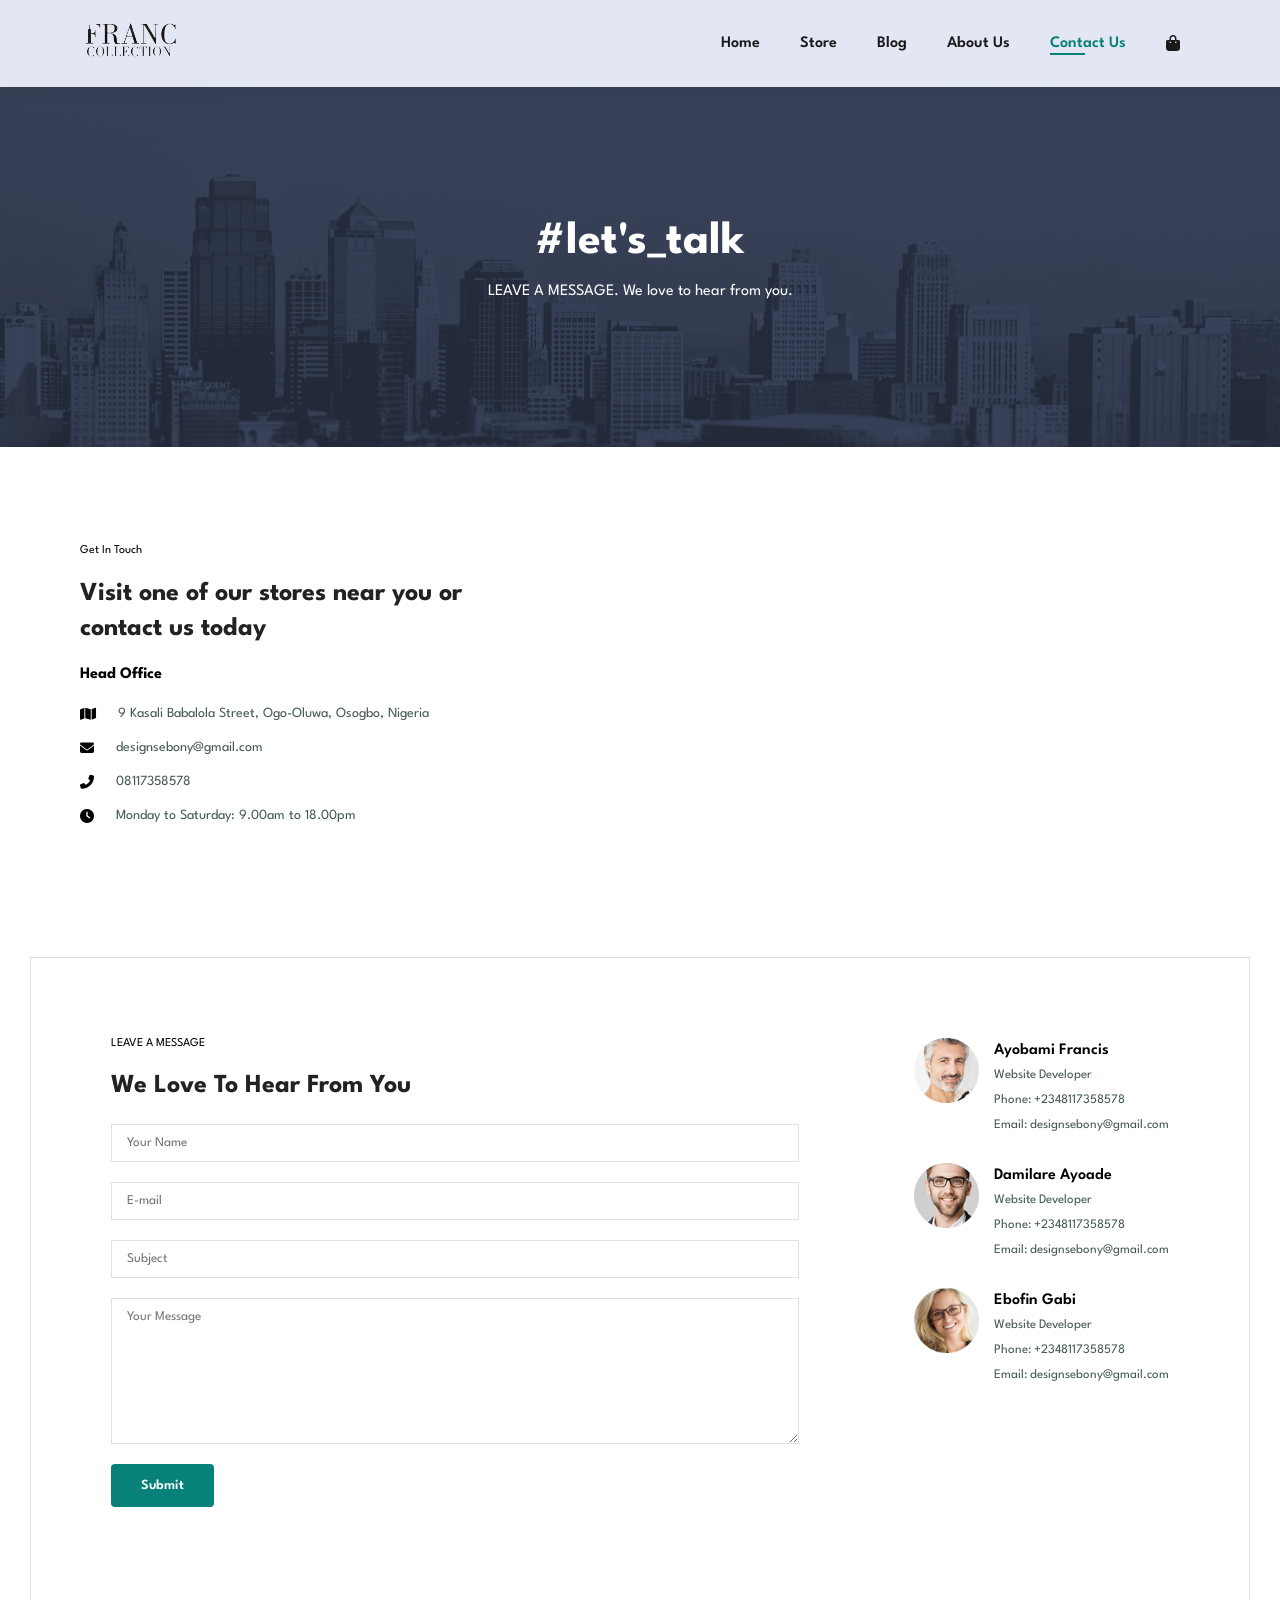
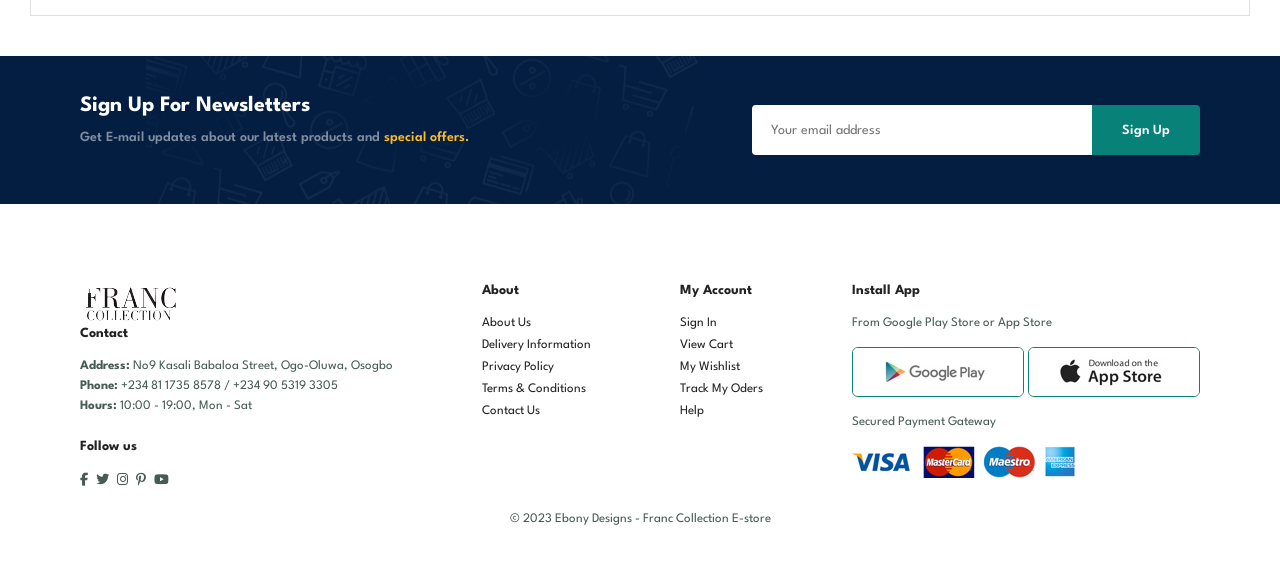
<file: contact.html>
<!DOCTYPE html>
<html lang="en">
<head>
    <meta charset="UTF-8">
    <meta http-equiv="X-UA-Compatible" content="IE=edge">
    <meta name="viewport" content="width=device-width, initial-scale=1.0">
    <title>Contact Us | Franc Collection</title>
    <meta name="description" content="Get in touch with Franc Collection - visit our store, call us, or send a message.">
    <link rel="icon" type="image/png" href="img/franc.png">
    <link rel="stylesheet" href="https://cdnjs.cloudflare.com/ajax/libs/font-awesome/6.4.0/css/all.min.css" integrity="sha512-iecdLmaskl7CVkqkXNQ/ZH/XLlvWZOJyj7Yy7tcenmpD1ypASozpmT/E0iPtmFIB46ZmdtAc9eNBvH0H/ZpiBw==" crossorigin="anonymous" referrerpolicy="no-referrer">
    <link rel="stylesheet" href="style.css">
   
</head>
<body>

    <section id="header">
        <a href="index.html"><img src="img/franc.png" class="logos" alt="Franc Collection"></a>

        <div>
            <ul id="navbar">
                <li><a href="index.html">Home</a></li>
                <li><a href="store.html">Store</a></li>
                <li><a href="blog.html">Blog</a></li>
                <li><a href="about.html">About Us</a></li>
                <li><a class="active" href="contact.html">Contact Us</a></li>
                <li id="lg-bag"><a href="cart.html" aria-label="View cart"><i class="fa-solid fa-shopping-bag" aria-hidden="true"></i><span class="cart-count">0</span></a></li>
                <button type="button" id="close" class="icon-btn" aria-label="Close menu"><i class="fas fa-times" aria-hidden="true"></i></button>
            </ul>
        </div>
        <div id="mobile">
            <a href="cart.html" aria-label="View cart"><i class="fa-solid fa-shopping-bag" aria-hidden="true"></i><span class="cart-count">0</span></a>
            <button type="button" id="bar" class="icon-btn" aria-label="Open menu"><i class="fas fa-outdent" aria-hidden="true"></i></button>
        </div>
    </section>

    <section id="page-header" class="about-header">
        <h2>#let's_talk</h2>
        <p>LEAVE A MESSAGE. We love to hear from you.</p>
    </section>

    <section id="contact-details" class="section-p1">
        <div class="details">
            <span>Get In Touch</span>
            <h2>Visit one of our stores near you or contact us today</h2>
            <h3>Head Office</h3>
            <div>
                <li>
                    <i class="fas fa-map"></i>
                    <p>9 Kasali Babalola Street, Ogo-Oluwa, Osogbo, Nigeria</p>
                </li>
                <li>
                    <i class="fas fa-envelope"></i>
                    <p>designsebony@gmail.com</p>
                </li>
                <li>
                    <i class="fas fa-phone-alt"></i>
                    <p>08117358578</p>
                </li>
                <li>
                    <i class="fas fa-clock"></i>
                    <p>Monday to Saturday: 9.00am to 18.00pm</p>
                </li>
            </div>
        </div>

        <div class="map">
            <iframe src="https://www.google.com/maps/embed?pb=!1m18!1m12!1m3!1d1047.095092148011!2d4.531227507256644!3d7.
            757482343549643!2m3!1f0!2f0!3f0!3m2!1i1024!2i768!4f13.1!3m3!1m2!1s0x103828262c4a73e1%3A0xb777e6d47dc642dc!2s9%20Kasali%20Babalola%20St%2C%20Osogbo%20230284%2C%20Osun!5e0!3m2!1sen!2sng!4v1702609813362!5m2!1sen!2sng"
            width="600" height="450" style="border:0;" allowfullscreen="" loading="lazy" referrerpolicy="no-referrer-when-downgrade"></iframe>
        </div>
    </section>

    <section id="form-details">
        <form data-contact-form novalidate>
            <span>LEAVE A MESSAGE</span>
            <h2>We Love To Hear From You</h2>
            <input type="text" name="name" id="contact-name" placeholder="Your Name" aria-label="Your Name" required>
            <input type="email" name="email" id="contact-email" placeholder="E-mail" aria-label="Email address" required>
            <input type="text" name="subject" id="contact-subject" placeholder="Subject" aria-label="Subject">
            <textarea name="message" id="contact-message" cols="30" rows="10" placeholder="Your Message" aria-label="Your Message" required></textarea>
            <button type="submit" class="normal">Submit</button>
            <p class="form-msg" data-contact-msg aria-live="polite"></p>
        </form>

        <div class="people">
            <div>
                <img src="img/people/1.png" alt="Ayobami Francis">
                <p><span>Ayobami Francis</span> Website Developer <br> Phone: +2348117358578 <br> Email: designsebony@gmail.com </p>
            </div>
            <div>
                <img src="img/people/2.png" alt="Damilare Ayoade">
                <p><span>Damilare Ayoade</span> Website Developer <br> Phone: +2348117358578 <br> Email: designsebony@gmail.com </p>
            </div>
            <div>
                <img src="img/people/3.png" alt="Ebofin Gabi">
                <p><span>Ebofin Gabi</span> Website Developer <br> Phone: +2348117358578 <br> Email: designsebony@gmail.com </p>
            </div>
        </div>
    </section>

    <section id="newsletter" class="section-p1 section-m1">
        <div class="newstext">
            <h4>Sign Up For Newsletters</h4>
            <p>Get E-mail updates about our latest products and <span>special offers.</span></p>
        </div>
        <form class="form" data-newsletter-form novalidate>
            <input type="email" placeholder="Your email address" aria-label="Email address" required>
            <button type="submit" class="normal">Sign Up</button>
        </form>
    </section>

    <footer class="section-p1">
        <div class="col">
            <img src="img/franc.png" alt="Franc Collection">
            <h4>Contact</h4>
            <p><strong>Address:</strong> No9 Kasali Babaloa Street, Ogo-Oluwa, Osogbo</p>
            <p><strong>Phone:</strong> +234 81 1735 8578 / +234 90 5319 3305</p>
            <p><strong>Hours:</strong> 10:00 - 19:00, Mon - Sat</p>
            <div class="follow">
                <h4>Follow us</h4>
                <div class="icon">
                    <a href="#" aria-label="Facebook"><i class="fab fa-facebook-f" aria-hidden="true"></i></a>
                    <a href="#" aria-label="Twitter"><i class="fab fa-twitter" aria-hidden="true"></i></a>
                    <a href="#" aria-label="Instagram"><i class="fab fa-instagram" aria-hidden="true"></i></a>
                    <a href="#" aria-label="Pinterest"><i class="fab fa-pinterest-p" aria-hidden="true"></i></a>
                    <a href="#" aria-label="YouTube"><i class="fab fa-youtube" aria-hidden="true"></i></a>
                </div>
            </div>
        </div>

        <div class="col">
            <h4>About</h4>
            <a href="about.html">About Us</a>
            <a href="#">Delivery Information</a>
            <a href="#">Privacy Policy</a>
            <a href="#">Terms & Conditions</a>
            <a href="contact.html">Contact Us</a>
        </div>

        <div class="col">
            <h4>My Account</h4>
            <a href="#">Sign In</a>
            <a href="cart.html">View Cart</a>
            <a href="#">My Wishlist</a>
            <a href="#">Track My Oders</a>
            <a href="#">Help</a>
        </div>

        <div class="col install">
            <h4>Install App</h4>
            <p>From Google Play Store or App Store</p>
            <div class="row">
                <img src="img/pay/play.jpg" alt="Get it on Google Play">
                <img src="img/pay/app.jpg" alt="Download on the App Store">
            </div>
            <p>Secured Payment Gateway</p> 
            <img class="logo" src="img/pay/pay.png" alt="Accepted payment methods">
        </div>
        
        <div class="copyright">
            <p>&copy; 2023 Ebony Designs - Franc Collection E-store</p>
        </div>
    </footer>
    

    <script src="script.js"></script>
</body>
</html>
</file>
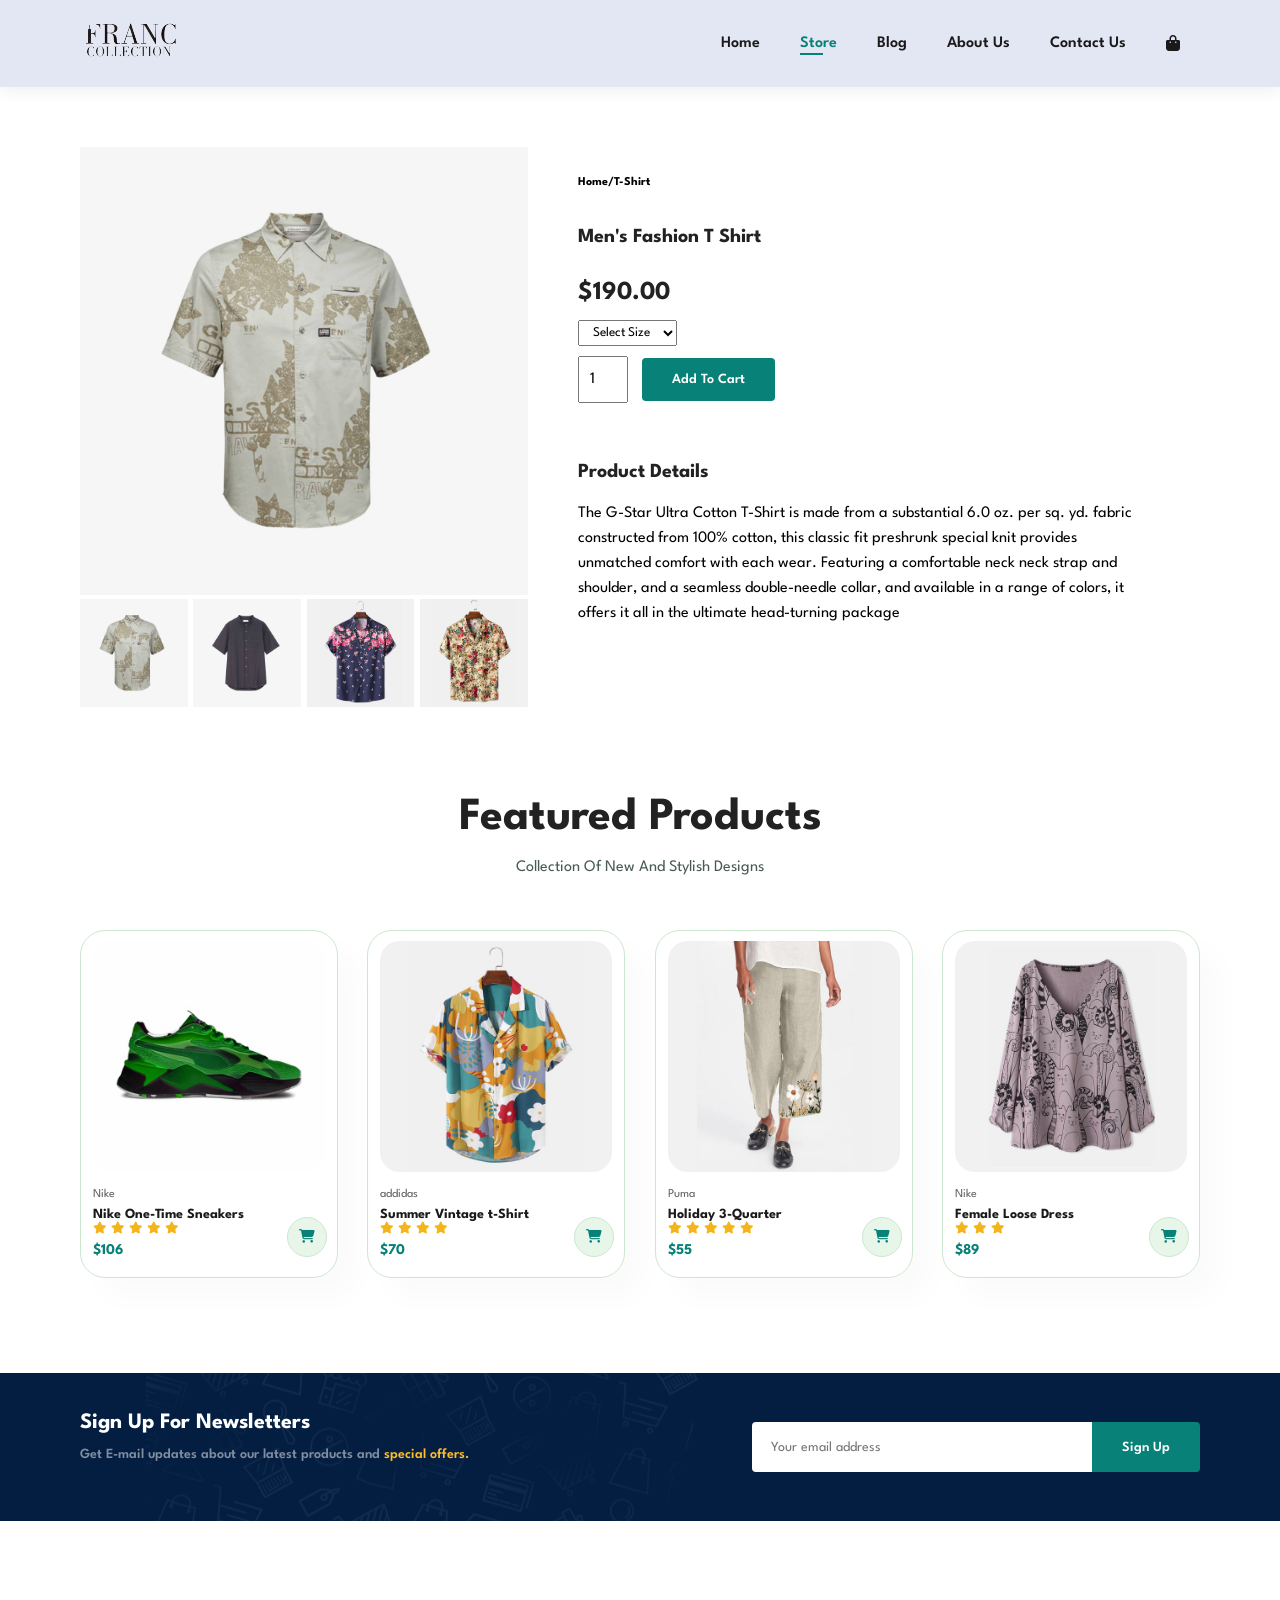
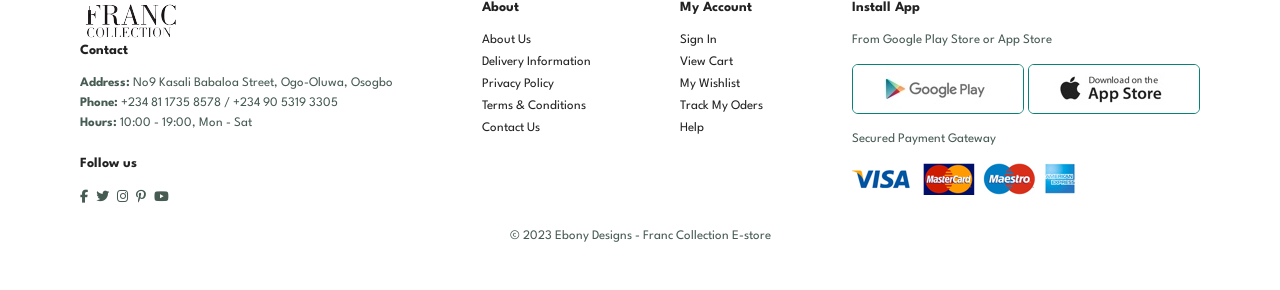
<file: sproduct.html>
<!DOCTYPE html>
<html lang="en">
<head>
    <meta charset="UTF-8">
    <meta http-equiv="X-UA-Compatible" content="IE=edge">
    <meta name="viewport" content="width=device-width, initial-scale=1.0">
    <title>Product Details | Franc Collection</title>
    <meta name="description" content="View product details, choose a size and add to your cart at Franc Collection.">
    <link rel="icon" type="image/png" href="img/franc.png">
    <link rel="stylesheet" href="https://cdnjs.cloudflare.com/ajax/libs/font-awesome/6.4.0/css/all.min.css" integrity="sha512-iecdLmaskl7CVkqkXNQ/ZH/XLlvWZOJyj7Yy7tcenmpD1ypASozpmT/E0iPtmFIB46ZmdtAc9eNBvH0H/ZpiBw==" crossorigin="anonymous" referrerpolicy="no-referrer">
    <link rel="stylesheet" href="style.css">
   
</head>
<body>

    <section id="header">
        <a href="index.html"><img src="img/franc.png" class="logos" alt="Franc Collection"></a>

        <div>
            <ul id="navbar">
                <li><a href="index.html">Home</a></li>
                <li><a class="active" href="store.html">Store</a></li>
                <li><a href="blog.html">Blog</a></li>
                <li><a href="about.html">About Us</a></li>
                <li><a href="contact.html">Contact Us</a></li>
                <li id="lg-bag"><a href="cart.html" aria-label="View cart"><i class="fa-solid fa-shopping-bag" aria-hidden="true"></i><span class="cart-count">0</span></a></li>
                <button type="button" id="close" class="icon-btn" aria-label="Close menu"><i class="fas fa-times" aria-hidden="true"></i></button>
            </ul>
        </div>
        <div id="mobile">
            <a href="cart.html" aria-label="View cart"><i class="fa-solid fa-shopping-bag" aria-hidden="true"></i><span class="cart-count">0</span></a>
            <button type="button" id="bar" class="icon-btn" aria-label="Open menu"><i class="fas fa-outdent" aria-hidden="true"></i></button>
        </div>
    </section>

    <section id="prodetails" class="section-p1">
        <div class="single-pro-image">
            <img src="img/products/b10.jpg" width="100%" id="MainImg" alt="Men's Fashion T Shirt">

            <div class="small-img-group">
                <div class="small-img-col">
                    <img src="img/products/b10.jpg" width="100%" class="small-img" alt="Product view 1">
                </div>
                <div class="small-img-col">
                    <img src="img/products/n8.jpg" width="100%" class="small-img" alt="Product view 2">
                </div>
                <div class="small-img-col">
                    <img src="img/products/n7.jpg" width="100%" class="small-img" alt="Product view 3">
                </div>
                <div class="small-img-col">
                    <img src="img/products/b2.jpg" width="100%" class="small-img" alt="Product view 4">
                </div>
            </div>
        </div>

        <div class="single-pro-details">
            <h6>Home/T-Shirt</h6>
            <h4>Men's Fashion T Shirt</h4>
            <h2>$190.00</h2>
            <select id="sizeSelect" aria-label="Select size">
                <option value="">Select Size</option>
                <option>XL</option>
                <option>Medium</option>
                <option>Small</option>
                <option>Large</option>
            </select>
            <input type="number" id="qtyInput" value="1" min="1" aria-label="Quantity">
            <button type="button" class="normal" id="addToCartBtn">Add To Cart</button>
            <p class="form-msg" id="addToCartMsg" aria-live="polite"></p>
            <h4>Product Details</h4>
            <span>The G-Star Ultra Cotton T-Shirt is made from a substantial 6.0 oz. per 
                  sq. yd. fabric constructed from 100% cotton, this classic fit preshrunk
                  special knit provides unmatched comfort with each wear. Featuring a comfortable
                  neck neck strap and shoulder, and a seamless double-needle collar, and available
                  in a range of colors, it offers it all in the ultimate head-turning package</span>
        </div>
    </section>

    <section class="products section-p1">
        <h2>Featured Products</h2>
        <p>Collection Of New And Stylish Designs</p>
        <div class="pro-container">
            <div class="pro">
                <img src="img/products/s2.jpg" alt="">
                <div class="des">
                    <span>Nike</span>
                    <h5>Nike One-Time Sneakers</h5>
                    <div class="star">
                        <i class="fas fa-star"></i>
                        <i class="fas fa-star"></i>
                        <i class="fas fa-star"></i>
                        <i class="fas fa-star"></i>
                        <i class="fas fa-star"></i>
                    </div>
                    <h4>$106</h4>
                </div>
                <button type="button" class="cart" aria-label="Add to cart"><i class="fas fa-shopping-cart" aria-hidden="true"></i></button>
            </div>
            <div class="pro">
                <img src="img/products/f1.jpg" alt="">
                <div class="des">
                    <span>addidas</span>
                    <h5>Summer Vintage t-Shirt</h5>
                    <div class="star">
                        <i class="fas fa-star"></i>
                        <i class="fas fa-star"></i>
                        <i class="fas fa-star"></i>
                        <i class="fas fa-star"></i>
                      </div>
                    <h4>$70</h4>
                </div>
                <button type="button" class="cart" aria-label="Add to cart"><i class="fas fa-shopping-cart" aria-hidden="true"></i></button>
            </div>
            <div class="pro">
                <img src="img/products/f7.jpg" alt="">
                <div class="des">
                    <span>Puma</span>
                    <h5>Holiday 3-Quarter</h5>
                    <div class="star">
                        <i class="fas fa-star"></i>
                        <i class="fas fa-star"></i>
                        <i class="fas fa-star"></i>
                        <i class="fas fa-star"></i>
                        <i class="fas fa-star"></i>
                    </div>
                    <h4>$55</h4>
                </div>
                <button type="button" class="cart" aria-label="Add to cart"><i class="fas fa-shopping-cart" aria-hidden="true"></i></button>
            </div>
            <div class="pro">
                <img src="img/products/f8.jpg" alt="">
                <div class="des">
                    <span>Nike</span>
                    <h5>Female Loose Dress</h5>
                    <div class="star">
                        <i class="fas fa-star"></i>
                        <i class="fas fa-star"></i>
                        <i class="fas fa-star"></i>
                    </div>
                    <h4>$89</h4>
                </div>
                <button type="button" class="cart" aria-label="Add to cart"><i class="fas fa-shopping-cart" aria-hidden="true"></i></button>
            </div>
        </div>
    </section>

    <section id="newsletter" class="section-p1 section-m1">
        <div class="newstext">
            <h4>Sign Up For Newsletters</h4>
            <p>Get E-mail updates about our latest products and <span>special offers.</span></p>
        </div>
        <form class="form" data-newsletter-form novalidate>
            <input type="email" placeholder="Your email address" aria-label="Email address" required>
            <button type="submit" class="normal">Sign Up</button>
        </form>
    </section>

    <footer class="section-p1">
        <div class="col">
            <img src="img/franc.png" alt="Franc Collection">
            <h4>Contact</h4>
            <p><strong>Address:</strong> No9 Kasali Babaloa Street, Ogo-Oluwa, Osogbo</p>
            <p><strong>Phone:</strong> +234 81 1735 8578 / +234 90 5319 3305</p>
            <p><strong>Hours:</strong> 10:00 - 19:00, Mon - Sat</p>
            <div class="follow">
                <h4>Follow us</h4>
                <div class="icon">
                    <a href="#" aria-label="Facebook"><i class="fab fa-facebook-f" aria-hidden="true"></i></a>
                    <a href="#" aria-label="Twitter"><i class="fab fa-twitter" aria-hidden="true"></i></a>
                    <a href="#" aria-label="Instagram"><i class="fab fa-instagram" aria-hidden="true"></i></a>
                    <a href="#" aria-label="Pinterest"><i class="fab fa-pinterest-p" aria-hidden="true"></i></a>
                    <a href="#" aria-label="YouTube"><i class="fab fa-youtube" aria-hidden="true"></i></a>
                </div>
            </div>
        </div>

        <div class="col">
            <h4>About</h4>
            <a href="about.html">About Us</a>
            <a href="#">Delivery Information</a>
            <a href="#">Privacy Policy</a>
            <a href="#">Terms & Conditions</a>
            <a href="contact.html">Contact Us</a>
        </div>

        <div class="col">
            <h4>My Account</h4>
            <a href="#">Sign In</a>
            <a href="cart.html">View Cart</a>
            <a href="#">My Wishlist</a>
            <a href="#">Track My Oders</a>
            <a href="#">Help</a>
        </div>

        <div class="col install">
            <h4>Install App</h4>
            <p>From Google Play Store or App Store</p>
            <div class="row">
                <img src="img/pay/play.jpg" alt="Get it on Google Play">
                <img src="img/pay/app.jpg" alt="Download on the App Store">
            </div>
            <p>Secured Payment Gateway</p> 
            <img class="logo" src="img/pay/pay.png" alt="Accepted payment methods">
        </div>
        
        <div class="copyright">
            <p>&copy; 2023 Ebony Designs - Franc Collection E-store</p>
        </div>
    </footer>

    <script src="script.js"></script>
</body>
</html>
</file>
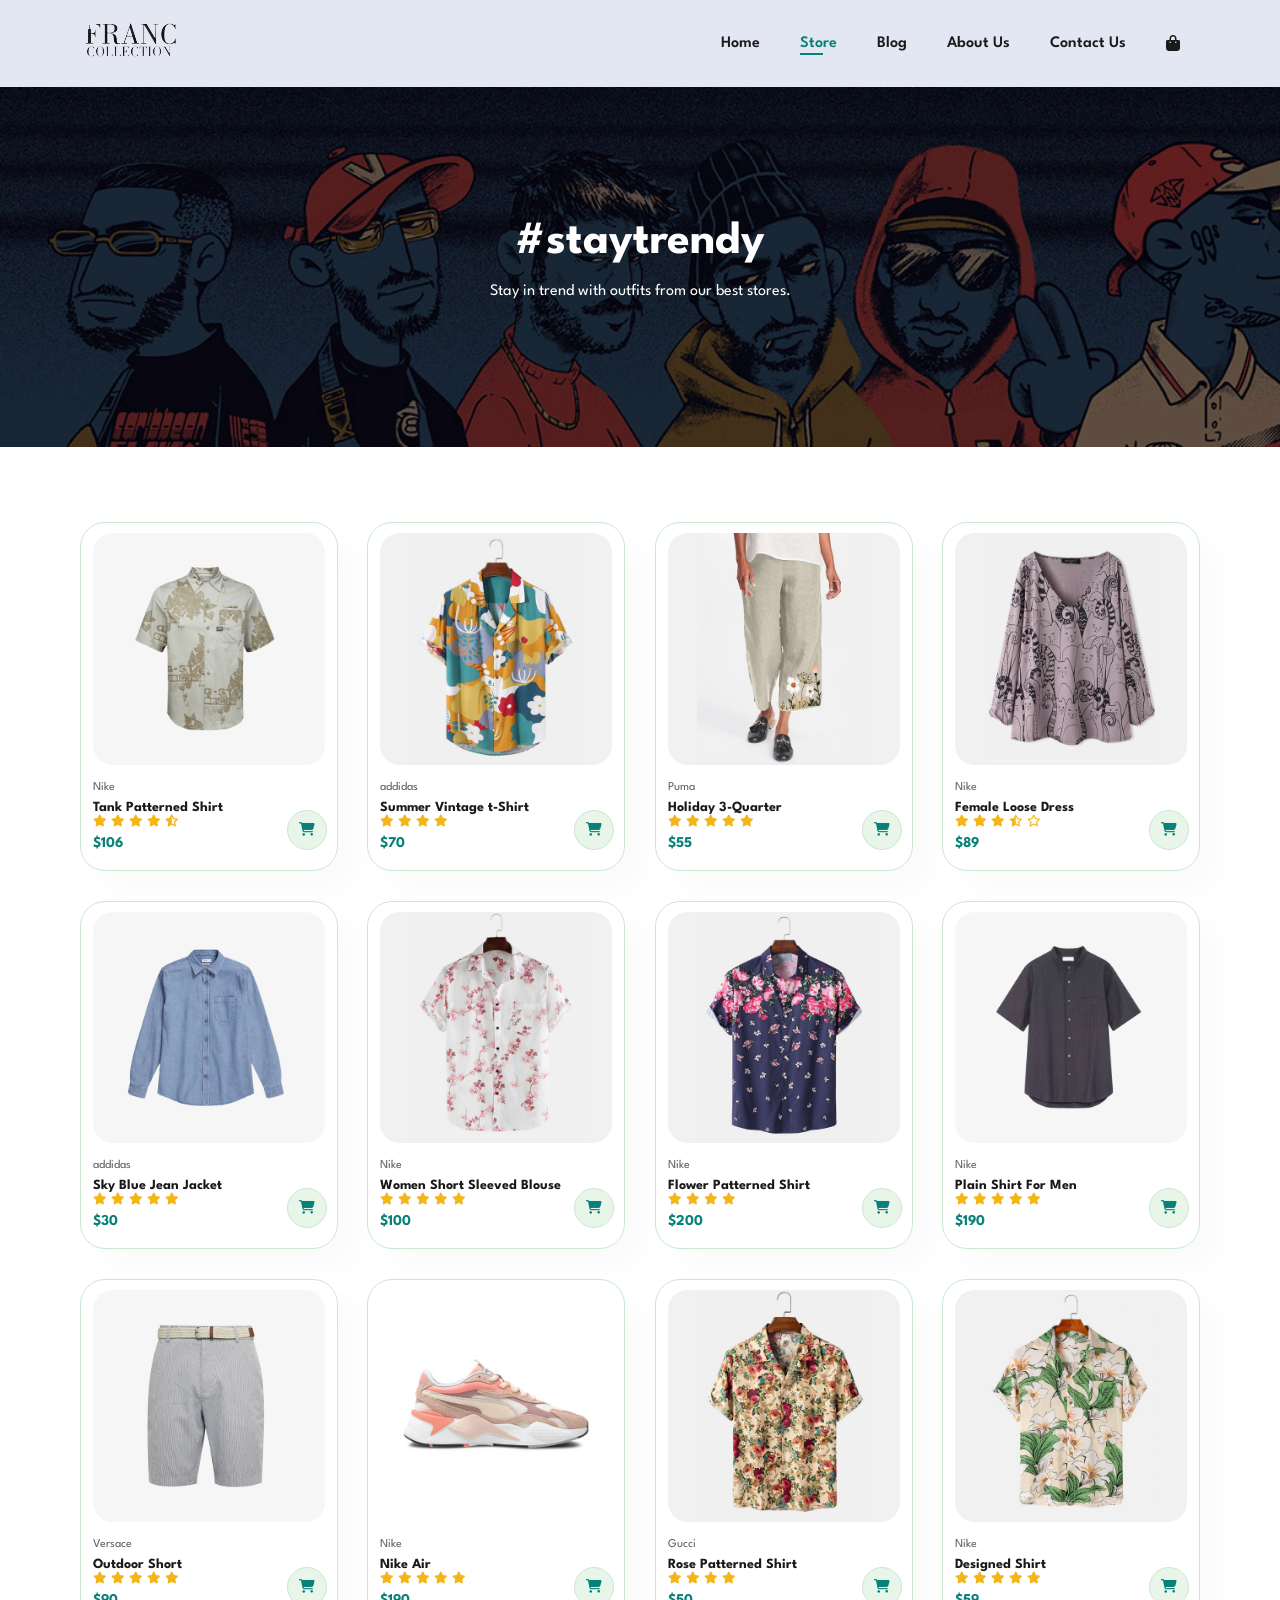
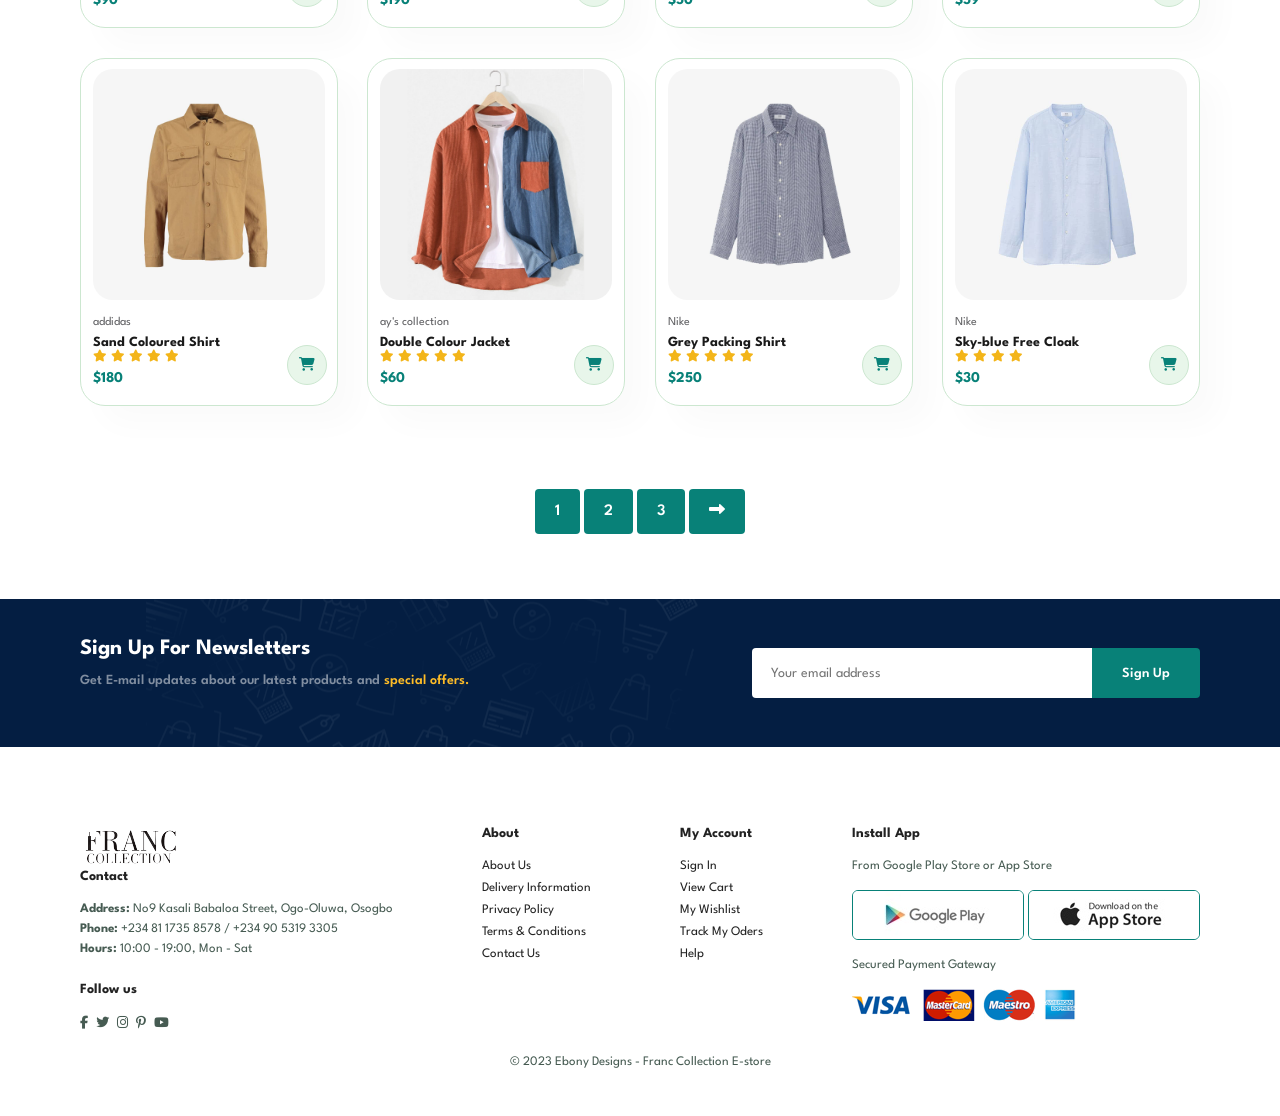
<file: store.html>
<!DOCTYPE html>
<html lang="en">
<head>
    <meta charset="UTF-8">
    <meta http-equiv="X-UA-Compatible" content="IE=edge">
    <meta name="viewport" content="width=device-width, initial-scale=1.0">
    <title>Store | Franc Collection</title>
    <meta name="description" content="Browse the full Franc Collection catalog of sneakers, streetwear and accessories.">
    <link rel="icon" type="image/png" href="img/franc.png">
    <link rel="stylesheet" href="https://cdnjs.cloudflare.com/ajax/libs/font-awesome/6.4.0/css/all.min.css" integrity="sha512-iecdLmaskl7CVkqkXNQ/ZH/XLlvWZOJyj7Yy7tcenmpD1ypASozpmT/E0iPtmFIB46ZmdtAc9eNBvH0H/ZpiBw==" crossorigin="anonymous" referrerpolicy="no-referrer">
    <link rel="stylesheet" href="style.css">
   
</head>
<body>

    <section id="header">
        <a href="index.html"><img src="img/franc.png" class="logos" alt="Franc Collection"></a>

        <div>
            <ul id="navbar">
                <li><a href="index.html">Home</a></li>
                <li><a class="active" href="store.html">Store</a></li>
                <li><a href="blog.html">Blog</a></li>
                <li><a href="about.html">About Us</a></li>
                <li><a href="contact.html">Contact Us</a></li>
                <li id="lg-bag"><a href="cart.html" aria-label="View cart"><i class="fa-solid fa-shopping-bag" aria-hidden="true"></i><span class="cart-count">0</span></a></li>
                <button type="button" id="close" class="icon-btn" aria-label="Close menu"><i class="fas fa-times" aria-hidden="true"></i></button>
            </ul>
        </div>
        <div id="mobile">
            <a href="cart.html" aria-label="View cart"><i class="fa-solid fa-shopping-bag" aria-hidden="true"></i><span class="cart-count">0</span></a>
            <button type="button" id="bar" class="icon-btn" aria-label="Open menu"><i class="fas fa-outdent" aria-hidden="true"></i></button>
        </div>
    </section>

    <section id="page-header">
        <h2>#staytrendy</h2>
        <p>Stay in trend with outfits from our best stores.</p>
  
    </section>

    <section class="products section-p1">
        <div class="pro-container">
            <div class="pro">
                <img src="img/products/b10.jpg" alt="">
                <div class="des">
                    <span>Nike</span>
                    <h5>Tank Patterned Shirt</h5>
                    <div class="star">
                        <i class="fas fa-star"></i>
                        <i class="fas fa-star"></i>
                        <i class="fas fa-star"></i>
                        <i class="fas fa-star"></i>
                        <i class="fas fa-star-half-stroke"></i>
                    </div>
                    <h4>$106</h4>
                </div>
                <button type="button" class="cart" aria-label="Add to cart"><i class="fas fa-shopping-cart" aria-hidden="true"></i></button>
            </div>
            <div class="pro">
                <img src="img/products/f1.jpg" alt="">
                <div class="des">
                    <span>addidas</span>
                    <h5>Summer Vintage t-Shirt</h5>
                    <div class="star">
                        <i class="fas fa-star"></i>
                        <i class="fas fa-star"></i>
                        <i class="fas fa-star"></i>
                        <i class="fas fa-star"></i>
                      </div>
                    <h4>$70</h4>
                </div>
                <button type="button" class="cart" aria-label="Add to cart"><i class="fas fa-shopping-cart" aria-hidden="true"></i></button>
            </div>
            <div class="pro">
                <img src="img/products/f7.jpg" alt="">
                <div class="des">
                    <span>Puma</span>
                    <h5>Holiday 3-Quarter</h5>
                    <div class="star">
                        <i class="fas fa-star"></i>
                        <i class="fas fa-star"></i>
                        <i class="fas fa-star"></i>
                        <i class="fas fa-star"></i>
                        <i class="fas fa-star"></i>
                    </div>
                    <h4>$55</h4>
                </div>
                <button type="button" class="cart" aria-label="Add to cart"><i class="fas fa-shopping-cart" aria-hidden="true"></i></button>
            </div>
            <div class="pro">
                <img src="img/products/f8.jpg" alt="">
                <div class="des">
                    <span>Nike</span>
                    <h5>Female Loose Dress</h5>
                    <div class="star">
                        <i class="fas fa-star"></i>
                        <i class="fas fa-star"></i>
                        <i class="fas fa-star"></i>
                        <i class="far fa-star-half-stroke"></i>
                        <i class="far fa-star"></i>
                    </div>
                    <h4>$89</h4>
                </div>
                <button type="button" class="cart" aria-label="Add to cart"><i class="fas fa-shopping-cart" aria-hidden="true"></i></button>
            </div>
            <div class="pro">
                <img src="img/products/n5.jpg" alt="">
                <div class="des">
                    <span>addidas</span>
                    <h5>Sky Blue Jean Jacket</h5>
                    <div class="star">
                        <i class="fas fa-star"></i>
                        <i class="fas fa-star"></i>
                        <i class="fas fa-star"></i>
                        <i class="fas fa-star"></i>
                        <i class="fas fa-star"></i>
                    </div>
                    <h4>$30</h4>
                </div>
                <button type="button" class="cart" aria-label="Add to cart"><i class="fas fa-shopping-cart" aria-hidden="true"></i></button>
            </div>
            <div class="pro">
                <img src="img/products/f4.jpg" alt="">
                <div class="des">
                    <span>Nike</span>
                    <h5>Women Short Sleeved Blouse</h5>
                    <div class="star">
                        <i class="fas fa-star"></i>
                        <i class="fas fa-star"></i>
                        <i class="fas fa-star"></i>
                        <i class="fas fa-star"></i>
                        <i class="fas fa-star"></i>
                    </div>
                    <h4>$100</h4>
                </div>
                <button type="button" class="cart" aria-label="Add to cart"><i class="fas fa-shopping-cart" aria-hidden="true"></i></button>
            </div>
            <div class="pro">
                <img src="img/products/n7.jpg" alt="">
                <div class="des">
                    <span>Nike</span>
                    <h5>Flower Patterned Shirt</h5>
                    <div class="star">
                        <i class="fas fa-star"></i>
                        <i class="fas fa-star"></i>
                        <i class="fas fa-star"></i>
                        <i class="fas fa-star"></i>
                    </div>
                    <h4>$200</h4>
                </div>
                <button type="button" class="cart" aria-label="Add to cart"><i class="fas fa-shopping-cart" aria-hidden="true"></i></button>
            </div>
            <div class="pro">
                <img src="img/products/n8.jpg" alt="">
                <div class="des">
                    <span>Nike</span>
                    <h5>Plain Shirt For Men</h5>
                    <div class="star">
                        <i class="fas fa-star"></i>
                        <i class="fas fa-star"></i>
                        <i class="fas fa-star"></i>
                        <i class="fas fa-star"></i>
                        <i class="fas fa-star"></i>
                    </div>
                    <h4>$190</h4>
                </div>
                <button type="button" class="cart" aria-label="Add to cart"><i class="fas fa-shopping-cart" aria-hidden="true"></i></button>
            </div>
     
            <div class="pro">
                <img src="img/products/b11.jpg" alt="">
                <div class="des">
                    <span>Versace</span>
                    <h5>Outdoor Short</h5>
                    <div class="star">
                        <i class="fas fa-star"></i>
                        <i class="fas fa-star"></i>
                        <i class="fas fa-star"></i>
                        <i class="fas fa-star"></i>
                        <i class="fas fa-star"></i>
                    </div>
                    <h4>$90</h4>
                </div>
                <button type="button" class="cart" aria-label="Add to cart"><i class="fas fa-shopping-cart" aria-hidden="true"></i></button>
            </div>
            <div class="pro">
                <img src="img/products/b1.jpg" alt="">
                <div class="des">
                    <span>Nike</span>
                    <h5>Nike Air</h5>
                    <div class="star">
                        <i class="fas fa-star"></i>
                        <i class="fas fa-star"></i>
                        <i class="fas fa-star"></i>
                        <i class="fas fa-star"></i>
                        <i class="fas fa-star"></i>
                    </div>
                    <h4>$190</h4>
                </div>
                <button type="button" class="cart" aria-label="Add to cart"><i class="fas fa-shopping-cart" aria-hidden="true"></i></button>
            </div>
            <div class="pro">
                <img src="img/products/b2.jpg" alt="">
                <div class="des">
                    <span>Gucci</span>
                    <h5>Rose Patterned Shirt</h5>
                    <div class="star">
                        <i class="fas fa-star"></i>
                        <i class="fas fa-star"></i>
                        <i class="fas fa-star"></i>
                        <i class="fas fa-star"></i>
                    </div>
                    <h4>$50</h4>
                </div>
                <button type="button" class="cart" aria-label="Add to cart"><i class="fas fa-shopping-cart" aria-hidden="true"></i></button>
            </div>
            <div class="pro">
                <img src="img/products/b3.jpg" alt="">
                <div class="des">
                    <span>Nike</span>
                    <h5>Designed Shirt</h5>
                    <div class="star">
                        <i class="fas fa-star"></i>
                        <i class="fas fa-star"></i>
                        <i class="fas fa-star"></i>
                        <i class="fas fa-star"></i>
                        <i class="fas fa-star"></i>
                    </div>
                    <h4>$59</h4>
                </div>
                <button type="button" class="cart" aria-label="Add to cart"><i class="fas fa-shopping-cart" aria-hidden="true"></i></button>
            </div>
            <div class="pro">
                <img src="img/products/b4.jpg" alt="">
                <div class="des">
                    <span>addidas</span>
                    <h5>Sand Coloured Shirt</h5>
                    <div class="star">
                        <i class="fas fa-star"></i>
                        <i class="fas fa-star"></i>
                        <i class="fas fa-star"></i>
                        <i class="fas fa-star"></i>
                        <i class="fas fa-star"></i>
                    </div>
                    <h4>$180</h4>
                </div>
                <button type="button" class="cart" aria-label="Add to cart"><i class="fas fa-shopping-cart" aria-hidden="true"></i></button>
            </div>
            <div class="pro">
                <img src="img/products/b5.jpg" alt="">
                <div class="des">
                    <span>ay's collection</span>
                    <h5>Double Colour Jacket</h5>
                    <div class="star">
                        <i class="fas fa-star"></i>
                        <i class="fas fa-star"></i>
                        <i class="fas fa-star"></i>
                        <i class="fas fa-star"></i>
                        <i class="fas fa-star"></i>
                    </div>
                    <h4>$60</h4>
                </div>
                <button type="button" class="cart" aria-label="Add to cart"><i class="fas fa-shopping-cart" aria-hidden="true"></i></button>
            </div>
            <div class="pro">
                <img src="img/products/b7.jpg" alt="">
                <div class="des">
                    <span>Nike</span>
                    <h5>Grey Packing Shirt</h5>
                    <div class="star">
                        <i class="fas fa-star"></i>
                        <i class="fas fa-star"></i>
                        <i class="fas fa-star"></i>
                        <i class="fas fa-star"></i>
                        <i class="fas fa-star"></i>
                    </div>
                    <h4>$250</h4>
                </div>
                <button type="button" class="cart" aria-label="Add to cart"><i class="fas fa-shopping-cart" aria-hidden="true"></i></button>
            </div>
            <div class="pro">
                <img src="img/products/b8.jpg" alt="">
                <div class="des">
                    <span>Nike</span>
                    <h5>Sky-blue Free Cloak</h5>
                    <div class="star">
                        <i class="fas fa-star"></i>
                        <i class="fas fa-star"></i>
                        <i class="fas fa-star"></i>
                        <i class="fas fa-star"></i>
                    </div>
                    <h4>$30</h4>
                </div>
                <button type="button" class="cart" aria-label="Add to cart"><i class="fas fa-shopping-cart" aria-hidden="true"></i></button>
            </div>
        </div>
    </section>

    <section id="pagination" class="section-p1" aria-label="Pagination">
        <a href="#" aria-current="page">1</a>
        <a href="#">2</a>
        <a href="#">3</a>
        <a href="#" aria-label="Next page"><i class="fas fa-long-arrow-alt-right" aria-hidden="true"></i></a>
    </section>

    <section id="newsletter" class="section-p1 section-m1">
        <div class="newstext">
            <h4>Sign Up For Newsletters</h4>
            <p>Get E-mail updates about our latest products and <span>special offers.</span></p>
        </div>
        <form class="form" data-newsletter-form novalidate>
            <input type="email" placeholder="Your email address" aria-label="Email address" required>
            <button type="submit" class="normal">Sign Up</button>
        </form>
    </section>

    <footer class="section-p1">
        <div class="col">
            <img src="img/franc.png" alt="Franc Collection">
            <h4>Contact</h4>
            <p><strong>Address:</strong> No9 Kasali Babaloa Street, Ogo-Oluwa, Osogbo</p>
            <p><strong>Phone:</strong> +234 81 1735 8578 / +234 90 5319 3305</p>
            <p><strong>Hours:</strong> 10:00 - 19:00, Mon - Sat</p>
            <div class="follow">
                <h4>Follow us</h4>
                <div class="icon">
                    <a href="#" aria-label="Facebook"><i class="fab fa-facebook-f" aria-hidden="true"></i></a>
                    <a href="#" aria-label="Twitter"><i class="fab fa-twitter" aria-hidden="true"></i></a>
                    <a href="#" aria-label="Instagram"><i class="fab fa-instagram" aria-hidden="true"></i></a>
                    <a href="#" aria-label="Pinterest"><i class="fab fa-pinterest-p" aria-hidden="true"></i></a>
                    <a href="#" aria-label="YouTube"><i class="fab fa-youtube" aria-hidden="true"></i></a>
                </div>
            </div>
        </div>

        <div class="col">
            <h4>About</h4>
            <a href="about.html">About Us</a>
            <a href="#">Delivery Information</a>
            <a href="#">Privacy Policy</a>
            <a href="#">Terms & Conditions</a>
            <a href="contact.html">Contact Us</a>
        </div>

        <div class="col">
            <h4>My Account</h4>
            <a href="#">Sign In</a>
            <a href="cart.html">View Cart</a>
            <a href="#">My Wishlist</a>
            <a href="#">Track My Oders</a>
            <a href="#">Help</a>
        </div>

        <div class="col install">
            <h4>Install App</h4>
            <p>From Google Play Store or App Store</p>
            <div class="row">
                <img src="img/pay/play.jpg" alt="Get it on Google Play">
                <img src="img/pay/app.jpg" alt="Download on the App Store">
            </div>
            <p>Secured Payment Gateway</p> 
            <img class="logo" src="img/pay/pay.png" alt="Accepted payment methods">
        </div>
        
        <div class="copyright">
            <p>&copy; 2023 Ebony Designs - Franc Collection E-store</p>
        </div>
    </footer>
    

    <script src="script.js"></script>
</body>
</html>
</file>
<file: style.css>
@import url('https://fonts.googleapis.com/css2?family=Spartan:wght@100;200;300;400;500;600;800;900&display=swap');
*{
    margin: 0;
    padding: 0;
    box-sizing: border-box;
    font-family: 'Spartan', sans-serif;
}

h1{
    font-size: 50px;
    line-height: 64px;
    color: #222;
}

h2{
    font-size: 46px;
    line-height: 54px;
    color: #222;
}

h4{
    font-size: 20px;
    color: #222;
}

h6{
    font-weight: 700;
    font-size: 12px;
}

p{
    font-size: 16px;
    color: #465b52;
    margin: 15px 0 20px 0;
}

.section-p1{
    padding: 40px 80px;
}

.section-m1{
    margin: 40px 0;
}

button.normal{
    font-size: 14px;
    font-weight: 600;
    padding: 15px 30px;
    color: #000;
    background-color: #fff;
    border-radius: 4px;
    cursor: pointer;
    border: none;
    outline: none;
    transition: 0.2s;
}

button.white{
    font-size: 13px;
    font-weight: 600;
    padding: 11px 18px;
    color: #fff;
    background-color: transparent;
    cursor: pointer;
    border: 1px solid #fff;
    outline: none;
    transition: 0.2s;
}

body{
    width: 100%;
}

/* Header Part */
#header{
    display: flex;
    align-items: center;
    justify-content: space-between;
    padding: 20px 80px;
    background: #e3e6f3;
    box-shadow: 0 5px 15px rgba(0, 0, 0, 0.06);
    z-index: 999;
    position: sticky;
    top: 0;
    left: 0;
}

#navbar{
    display: flex;
    align-items: center;
    justify-content: center;
}

#navbar li{
    list-style: none;
    padding: 0 20px;
    position: relative;
}

#navbar li a{
    text-decoration: none;
    font-size: 16px;
    font-weight: 600;
    color: #1a1a1a;
    transition: 0.3s ease;
}

#navbar li a:hover,
#navbar li a.active{
    color: #088178; 
}

#navbar li a.active::after,
#navbar li a:hover::after{
    content: "";
    width: 30%;
    height: 2px;
    background: #088178;
    position: absolute;
    bottom: -4px;
    left: 20px;
}

#mobile{
    display: none;
    align-items: center;

}

#close{
    display: none;
}

.icon-btn{
    background: none;
    border: none;
    padding: 0;
    margin: 0;
    cursor: pointer;
    font: inherit;
    color: inherit;
    -webkit-appearance: none;
    appearance: none;
}

#lg-bag a,
#mobile a{
    position: relative;
    display: inline-flex;
}

.cart-count{
    position: absolute;
    top: -8px;
    right: -10px;
    min-width: 16px;
    height: 16px;
    padding: 0 3px;
    border-radius: 50px;
    background-color: #088178;
    color: #fff;
    font-size: 10px;
    font-weight: 700;
    line-height: 16px;
    text-align: center;
}

.cart-count[hidden]{
    display: none;
}

/* Home Page */
#hero{
    background-image: url("img/cover.png");
    height: 90vh;
    width: 100%;
    background-size: cover;
    background-position: top 25% right 0;
    padding: 0 80px;
    display: flex;
    flex-direction: column;
    align-items: flex-start;
    justify-content: center;
}

#hero h4{
    padding-bottom: 15px;
}

#hero h1{
    color: #088178;
}

#hero button{
    background-image: url("img/button.png");
    background-repeat: no-repeat;
    background-color: transparent;
    color: #088178;
    border: 0;
    padding: 14px 80px 14px 65px;
    cursor: pointer;
    font-weight: 700;
    font-size: 15px;
}

#feature {
    display: flex;
    align-items: center;
    justify-content: space-between;
    flex-wrap: wrap;
}

#feature .fe-box{
    width: 180px;
    text-align: center;
    padding: 25px 15px;
    box-shadow: 20px 20px 34px rgba(0, 0, 0, 0.03);
    border: 1px solid #cce7d0;
    border-radius: 4px;
    margin: 15px 0;
}

#feature .fe-box:hover{
    box-shadow: 10px 10px 54px rgba(70, 62, 221, 0.1);
}

#feature .fe-box img{
    width: 100%;
    margin-bottom: 10px;
}

#feature .fe-box h6{
    padding: 9px 8px 6px 8px;
    display: inline-block;
    line-height: 1;
    border-radius: 4px;
    color: #088178;
    background-color: #fddde4;
}

#feature .fe-box:nth-child(2) h6{
    background-color: #cdebbc;
}

#feature .fe-box:nth-child(3) h6{
    background-color: #d1e8f2;
}

#feature .fe-box:nth-child(4) h6{
    background-color: #cdd4f8;
}

#feature .fe-box:nth-child(5) h6{
    background-color: #f6dbf6;
}

#feature .fe-box:nth-child(6) h6{
    background-color: #ffe5f7;
}

.products{
    text-align: center;
}

.products .pro-container{
    display: flex;
    justify-content: space-between;
    padding-top: 20px;
    flex-wrap: wrap;
}

.products .pro{
    width: 23%;
    min-width: 250px;
    padding: 10px 12px;
    border: 1px solid #cce7d0;
    border-radius: 25px;
    cursor: pointer;
    box-shadow: 20px 20px 30px rgba(0, 0, 0, 0.02);
    margin: 15px 0;
    transition: 0.2s ease;
    position: relative;
}

.products .pro:hover{
    box-shadow: 20px 20px 30px rgba(0, 0, 0, 0.06);
}

.products .pro img{
    width: 100%;
    border-radius: 20px;
}

.products .pro .des{
    text-align: start;
    padding: 10px 0;
}

.products .pro .des span{
    color: #606063;
    font-size: 12px;

}

.products .pro .des h5{
    padding-top: 7px;
    color: #1a1a1a;
    font-size: 14px;
}

.products .pro .des i {
    font-size: 12px;
    color: rgb(243, 181, 25);
}

.products .pro .des h4{
    padding-top: 7px;
    font-size: 15px;
    font-weight: 700;
    color: #088178;
}

.products .pro .cart{
    width: 40px;
    height: 40px;
    line-height: 40px;
    border-radius: 50px;
    background-color: #e8f6ea;
    color: #088178;
    border: 1px solid #cce7d0;
    padding: 0;
    font-size: 14px;
    cursor: pointer;
    -webkit-appearance: none;
    appearance: none;
    transition: 0.2s ease;
    position: absolute;
    bottom: 20px;
    right: 10px;
}

.products .pro .cart.added{
    background-color: #088178;
    color: #fff;
    border-color: #088178;
}

#banner{
    display: flex;
    flex-direction: column;
    justify-content: center;
    align-items: center;
    text-align: center;
    background-image: url("img/banner/b2.jpg");
    width: 100%;
    height: 40vh;
    background-size: cover;
    background-position: center;
}

#banner h4{
    color: #fff;
    font-size: 16px;
}

#banner h2{
    color: #fff;
    font-size: 30px;
    padding: 10px 0;
}

#banner h2 span{
    color: #ef3636;
}

#banner button:hover{
    background: #088178;
    color: #fff;
}

#sm-banner{
    display: flex;
    justify-content: space-between;
    flex-wrap: wrap;
}

#sm-banner .banner-box{
    display: flex;
    flex-direction: column;
    justify-content: center;
    align-items: flex-start;
    background-image: url("img/banner/b10.jpg");
    min-width: 580px;
    height: 50vh;
    background-size: cover;
    background-position: center;
    padding: 30px;
}

#sm-banner .banner-box2{
    background-image: url("img/banner/b17.jpg");
}

#sm-banner h4{
    color: #fff;
    font-size: 20px;
    font-weight: 300;
}

#sm-banner h2{
    color: #fff;
    font-size: 28px;
    font-weight: 800;
}

#sm-banner span{
    color: #fff;
    font-size: 14px;
    font-weight: 500;
    padding-bottom: 15px;
}

#sm-banner .banner-box:hover button{
    background: #088178;
    border: 1px solid #088178;
}

#banner-3{
    display: flex;
    justify-content: space-between;
    flex-wrap: wrap;
    padding: 0 80px;
}

#banner-3 .banner-box{
    display: flex;
    flex-direction: column;
    justify-content: center;
    align-items: flex-start;
    background-image: url("img/banner/b18.jpg");
    min-width: 30%;
    height: 30vh;
    background-size: cover;
    background-position: center;
    padding: 20px;
    margin-bottom: 20px;
}

#banner-3 .banner-box2{
    background-image: url("img/banner/b7.jpg");
}

#banner-3 .banner-box3{
    background-image: url("img/banner/b4.jpg");
}

#banner-3 h2{
    color: #fff;
    font-weight: 900;
    font-size: 22px;
}

#banner-3 h3{
    color: #ec544e;
    font-weight: 800;
    font-size: 15px;
}

#newsletter{
    display: flex;
    justify-content: space-between;
    flex-wrap: wrap;
    align-items: center;
    background-image: url("img/banner/b14.png");
    background-repeat: no-repeat;
    background-position: 20% 30%;
    background-color: #041e42;
}

#newsletter h4{
    font-size: 22px;
    font-weight: 700;
    color: #fff;
}

#newsletter p{
    font-size: 14px;
    font-weight: 600;
    color: #818ea0;
}

#newsletter p span{
    color: #ffbd27;
}

#newsletter .form{
    display: flex;
    width: 40%;
}

#newsletter input{
    height: 3.125rem;
    padding: 0 1.25em;
    font-size: 14px;
    width: 100%;
    border: 1px solid transparent;
    border-radius: 4px;
    outline: none;
    border-top-right-radius: 0;
    border-bottom-right-radius: 0;
}

#newsletter button{
    background-color: #088178;
    color: #fff;
    white-space: nowrap;
    border-top-left-radius: 0;
    border-bottom-left-radius: 0;
}

footer{
    display: flex;
    flex-wrap: wrap;
    justify-content: space-between;
}

footer .col{
    display: flex;
    flex-direction: column;
    align-items: flex-start;
    margin-bottom: 20px;
}

footer .logo{
    margin-bottom: 30px;
}

footer h4{
    font-size: 14px;
    padding-bottom: 20px;
}

footer p{
    font-size: 13px;
    margin: 0 0 8px 0;
}

footer a{
    font-size: 13px;
    text-decoration: none;
    color: #222;
    margin-bottom: 10px;
}

footer .follow{
    margin-top: 20px;
}

footer .follow a{
    text-decoration: none;
}

footer .follow i{
    color: #465b52;
    padding-right: 4px;
    cursor: pointer;
}

footer .install .row img{
    border: 1px solid #088178;
    border-radius: 6px;
}

footer .install img{
    margin: 10px 0 15px 0;
}

footer .follow i:hover,
footer a:hover{
    color: #088178;
}


footer .copyright{
    width: 100%;
    text-align: center;
}

/*Store Page*/
#page-header{
    background-image: url("img/banner/b1.jpg");
    width: 100%;
    height: 40vh;
    background-size: cover;
    display: flex;
    justify-content: center;
    text-align: center;
    flex-direction: column;
    padding: 14px;
}

#page-header h2,
#page-header p{
    color: #fff;
}

#pagination{
    text-align: center;
}

#pagination a{
    text-decoration: none;
    background-color: #088178;
    padding: 15px 20px;
    border-radius: 4px;
    color: #fff;
    font-weight: 600;
}

#pagination a i{
    font-size: 16px;
    font-weight: 600;
}

/* Single Product */

#prodetails{
    display: flex;
    margin-top: 20px;
}

#prodetails .single-pro-image{
    width: 40%;
    margin-right: 50px;
}

.small-img-group{
    display: flex;
    justify-content: space-between;
}

.small-img-col{
    flex-basis: 24%;
    cursor: pointer;
}

#prodetails .single-pro-details{
    width: 50%;
    padding-top: 30px;
}

#prodetails .single-pro-details h4{
    padding: 40px 0 20px 0;
}

#prodetails .single-pro-details h2{
    font-size: 26px;
}

#prodetails .single-pro-details select{
    display: block;
    padding: 5px 10px;
    margin-bottom: 10px;
}

#prodetails .single-pro-details input{
    width: 50px;
    height: 47px;
    padding-left: 10px;
    font-size: 16px;
    margin-right: 10px;
}

#prodetails .single-pro-details input:focus{
    outline: none;
}

#prodetails .single-pro-details button{
    background: #088178;
    color: #fff;
}

#prodetails .single-pro-details span{
    line-height: 25px;
}

/*Blog Page*/
#page-header.blog-header{
    background-image: url(img/banner/b19.jpg);
}

#blog{
    padding: 150px 150px 0 150px;
}

#blog .blog-box{
    display: flex;
    align-items: center;
    width: 100%;
    position: relative;
    padding-bottom: 90px;
}

#blog .blog-img{
    width: 50%;
    margin-right: 40px;
}

#blog img{
    width: 100%;
    height: 300px;
    object-fit: cover;
}

#blog .blog-details{
    width: 50%;
}

#blog .blog-details a{
    text-decoration: none;
    font-size: 11px;
    color: #000;
    font-weight: 700;
    position: relative;
}

#blog .blog-details a::after{
    content: "";
    width: 50px;
    height: 1px;
    background-color: #000;
    position: absolute;
    top: 4px;
    right: -60px;
}

#blog .blog-details a:hover{
    color: #088178;
    transition: 0.3s;
}

#blog .blog-details a:hover::after{
    background-color: #088178;
}

#blog .blog-box h1{
    position: absolute;
    top: -40px;
    left: 0;
    font-size: 70px;
    font-weight: 700;
    color: #c9cbce;
    z-index: -9;
}

/*About Page*/
#page-header.about-header{
    background-image: url(img/about/banner.png);
}

#about-head{
    display: flex;
    align-items: center;
}

#about-head img{
    width: 50%;
    height: auto;
}

#about-head div{
    padding-left: 40px;
}

#about-head blockquote{
    margin: 15px 0 0 0;
    padding: 15px 20px;
    border-left: 3px solid #088178;
    background-color: #f6f6f6;
    font-style: italic;
    color: #465b52;
}

#about-app{
    text-align: center;
}

#about-app .video{
    width: 70%;
    height: 100%;
    margin: 30px auto 0 auto;
}

#about-app .video video{
    width: 100%;
    height: 100%;
    border-radius: 30px;
}

/*Contact Page*/
#contact-details{
    display: flex;
    align-items: center;
    justify-content: space-between;
}

#contact-details .details{
    width: 40%;
}

#contact-details .details span,
#form-details form span{
    font-size: 12px;
}

#contact-details .details h2,
#form-details form h2{
    font-size: 26px;
    line-height: 35px;
    padding: 20px 0;
}

#contact-details .details h3{
    font-size: 16px;
    padding-bottom: 15px;
}

#contact-details .details li{
    list-style: none;
    display: flex;
    padding: 10px 0;
}

#contact-details .details li i{
    font-size: 14px;
    padding-right: 22px;
}

#contact-details .details li p{
    margin: 0;
    font-size: 14px;
}

#contact-details .map iframe{
    width: 100%;
    height: 100%;
}

#contact-details .map{
    width: 55%;
    height: 400px;
}

#form-details{
    display: flex;
    justify-content: space-between;
    margin: 30px;
    padding: 80px;
    border: 1px solid #e1e1e1;
}

#form-details form{
    width: 65%;
    display: flex;
    flex-direction: column;
    align-items: flex-start;
}

#form-details form input,
#form-details form textarea{
    width: 100%;
    padding: 12px 15px;
    outline: none;
    margin-bottom: 20px;
    border: 1px solid #e1e1e1;
}

#form-details form button{
    background-color: #088178;
    color: #fff;
}

#form-details .people div{
    padding-bottom: 25px;
    display: flex;
    align-items: flex-start;
}

#form-details .people div img{
    width: 65px;
    height: 65px;
    object-fit: cover;
    margin-right: 15px;
}

#form-details .people div p{
    margin: 0;
    font-size: 13px;
    line-height: 25px;
}

#form-details .people div p span{
    display: block;
    font-size: 16px;
    font-weight: 600;
    color: #000;
}

/*Cart Page*/

#cart{
    overflow-x: auto;
}

#cart table td .icon-btn{
    font-size: 16px;
    color: #ef3636;
}

#cart table td .icon-btn:hover{
    color: #c92222;
}

#cart-empty{
    text-align: center;
    padding: 20px 0;
}

#cart-empty a{
    color: #088178;
    font-weight: 600;
}

.form-msg{
    width: 100%;
    font-size: 13px;
    font-weight: 600;
    margin-top: 8px;
}

.form-msg.success{
    color: #088178;
}

.form-msg.error{
    color: #ef3636;
}

#cart table{
    width: 100%;
    border-collapse: collapse;
    table-layout: fixed;
    white-space: nowrap;
}

#cart table img{
    width: 70px;
}

#cart table td:nth-child(1){
    width: 100px;
    text-align: center;
}

#cart table td:nth-child(2){
    width: 150px;
    text-align: center;
}

#cart table td:nth-child(3){
    width: 250px;
    text-align: center;
}

#cart table td:nth-child(4),
#cart table td:nth-child(5),
#cart table td:nth-child(6){
    width: 150px;
    text-align: center;
}

#cart table td:nth-child(5) input{
    width: 70px;
    padding: 10px 5px 10px 15px;
}

#cart table thead{
    border: 1px solid #e2e9e1;
    border-left: none;
    border-right: none;
}

#cart table thead td{
    font-weight: 700;
    font-size: 13px;
    padding: 18px 0;
}

#cart table tbody tr td{
    padding-top: 15px;
}

#cart table tbody td{
    font-size: 13px;
}

#cart-add{
    display: flex;
    flex-wrap: wrap;
    justify-content: space-between;
}

#coupon{
    width: 50%;
    margin-bottom: 30px;
}

#coupon h3,
#subtotal h3{
    padding-bottom: 15px;
}

#coupon input{
    padding: 10px 20px;
    outline: none;
    width: 60%;
    margin-right: 10px;
    border: 1px solid #e2e9e1;
}

#coupon button,
#subtotal button{
    background-color: #088178;
    color: #fff;
    padding: 12px 20px;
}

#subtotal{
    width: 50%;
    margin-bottom: 30px;
    border: 1px solid #e2e9e1;
    padding: 30px;
}

#subtotal table{
    border-collapse: collapse;
    width: 100%;
    margin-bottom: 20px;
}

#subtotal table td{
    width: 50%;
    border: 1px solid #e2e9e1;
    padding: 10px;
    font-size: 13px;
}


/*Media Query*/

@media (max-width:799px) {
    .section-p1 {
        padding: 40px 40px;
    }

    #navbar {
        display: flex;
        flex-direction: column;
        align-items: flex-start;
        justify-content: flex-start;
        position: fixed;
        top: 0;
        right: -300px;
        height: 100vh;
        width: 300px;
        background-color: #e3e6f3;
        box-shadow: 0 40px 60px rgba(0, 0, 0, 0.1);
        padding: 80px 0 0 10px;
        transition: 0.3s;
    }

    #navbar.active{
        right:0px;
    }

    #navbar li{
        margin-bottom: 25px;
    }

    #mobile{
        display: flex;
        align-items: center;
    }

    #mobile i{
        color: #1a1a1a;
        font-size: 24px;
        padding-left: 20px;
    }

    #close{
        position: absolute;
        top: 30px;
        left: 30px;
        color: #222;
        font-size: 24px;
        display: initial;
    }

    #lg-bag{
        display: none;
    }

    #hero {       
        height: 70vh;
        padding: 0 80px;
        background-position: top 30% right 30%;
    }

    #feature {
        justify-content: center;
    }

    #feature .fe-box {
    margin: 15px 15px;
    }
    
    .products .pro-container {
    justify-content: center;
    }

    .products .pro{
        margin: 15px;
    }

    #banner {
        height: 20vh;
    }

    #sm-banner .banner-box {
        min-width: 100%;
        height: 30vh;
        padding: 30px;
    }

    #banner-3{
        padding: 0 40px;
    }

    #banner-3 .banner-box{
        width: 100%;
    }

    #newsletter .form{
        width: 70%;
    }

    /*Contact Page*/
    #form-details{
        padding: 40px;
    }
    #form-details form{
        width: 50%;
    }
}

@media (max-width:477px) {
    .section-p1{
        padding: 20px;
    }
    #header {
        padding: 10px 30px;
    }
    h1{
        font-size: 38px;
    }
    h2{
        font-size: 32px;
    }
    #hero {
        padding: 0 20px;
        background-position: top 30% right 20%;
    }
    #feature{
        justify-content: space-between;
    }
    #feature .fe-box{
        width: 155px;
        margin: 0 0 15px 0;
    }
    .products .pro{
        width: 100%;
    }
    #banner{
        height: 40vh;
    }
    #sm-banner .banner-box{
        height: 40vh;
    }
    #sm-banner .banner-box2{
        margin-top: 20px;
    }
    #banner-3{
        padding: 0 20px;
    }
    #banner-3 .banner-box{
        width: 100%;
    }
    #newsletter{
        padding: 40px 20px;
    }
    #newsletter .form{
        width: 100%;
    }
    footer .copyright{
        text-align: start;
    }

    /* Single Product */
    #prodetails{
        display: flex;
        flex-direction: column;
    }
    #prodetails .single-pro-image{
        width: 100%;
        margin-right: 0px;
    }
    #prodetails .single-pro-details{
        width: 100%;
    }

    /*Blog Page*/
    #blog{
        padding: 100px 20px 0 20px;
    }
    #blog .blog-box{
        display: flex;
        flex-direction: column;
        align-items: flex-start;
    }
    #blog .blog-img{
        width: 100%;
        margin-right: 0;
        margin-bottom: 30px;
    }
    #blog .blog-details {
        width: 100%;
    }

    /*About Page*/
    #about-head{
        flex-direction: column;
    }
    #about-head img{
        width: 100%;
        margin-bottom: 20px;
    }
    #about-head div{
        padding-left: 0px;
    } 
    #about-app .video{
        width: 100%;
    }

    /*Contact Page*/
    #contact-details{
        flex-direction: column;
    }
    #contact-details .details{
        width: 100%;
        margin-bottom: 30px;
    }
    #contact-details .map{
        width: 100%;
    }
    #form-details{
        margin: 10px;
        padding: 30px 10px;
        flex-wrap: wrap;
    }
    #form-details form{
        width: 100%;
        margin-bottom: 30px;
    }

    /*Cart Page*/
    #cart-add {
        flex-direction: column;
    }
    #coupon {
        width: 100%;
    }
    #subtotal {
        width: 100%;
        padding: 20px;
    }

}
</file>
